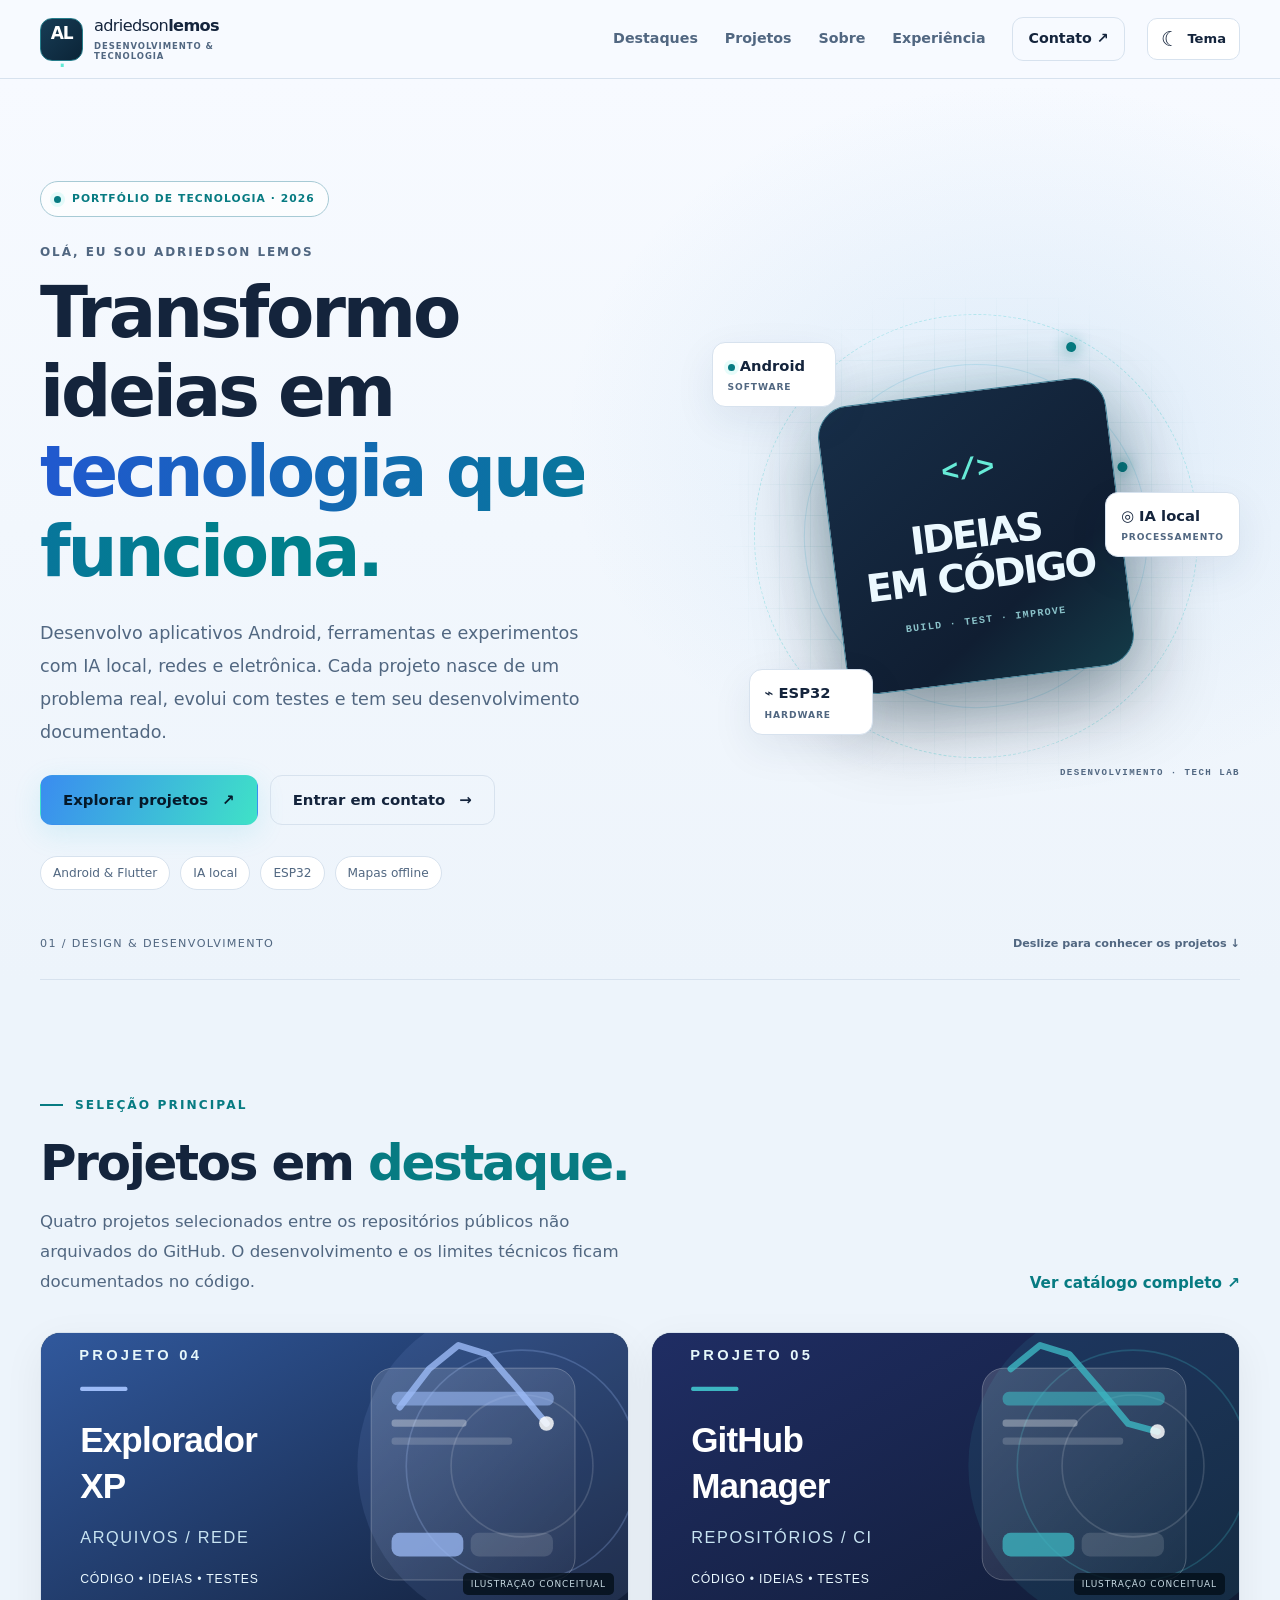
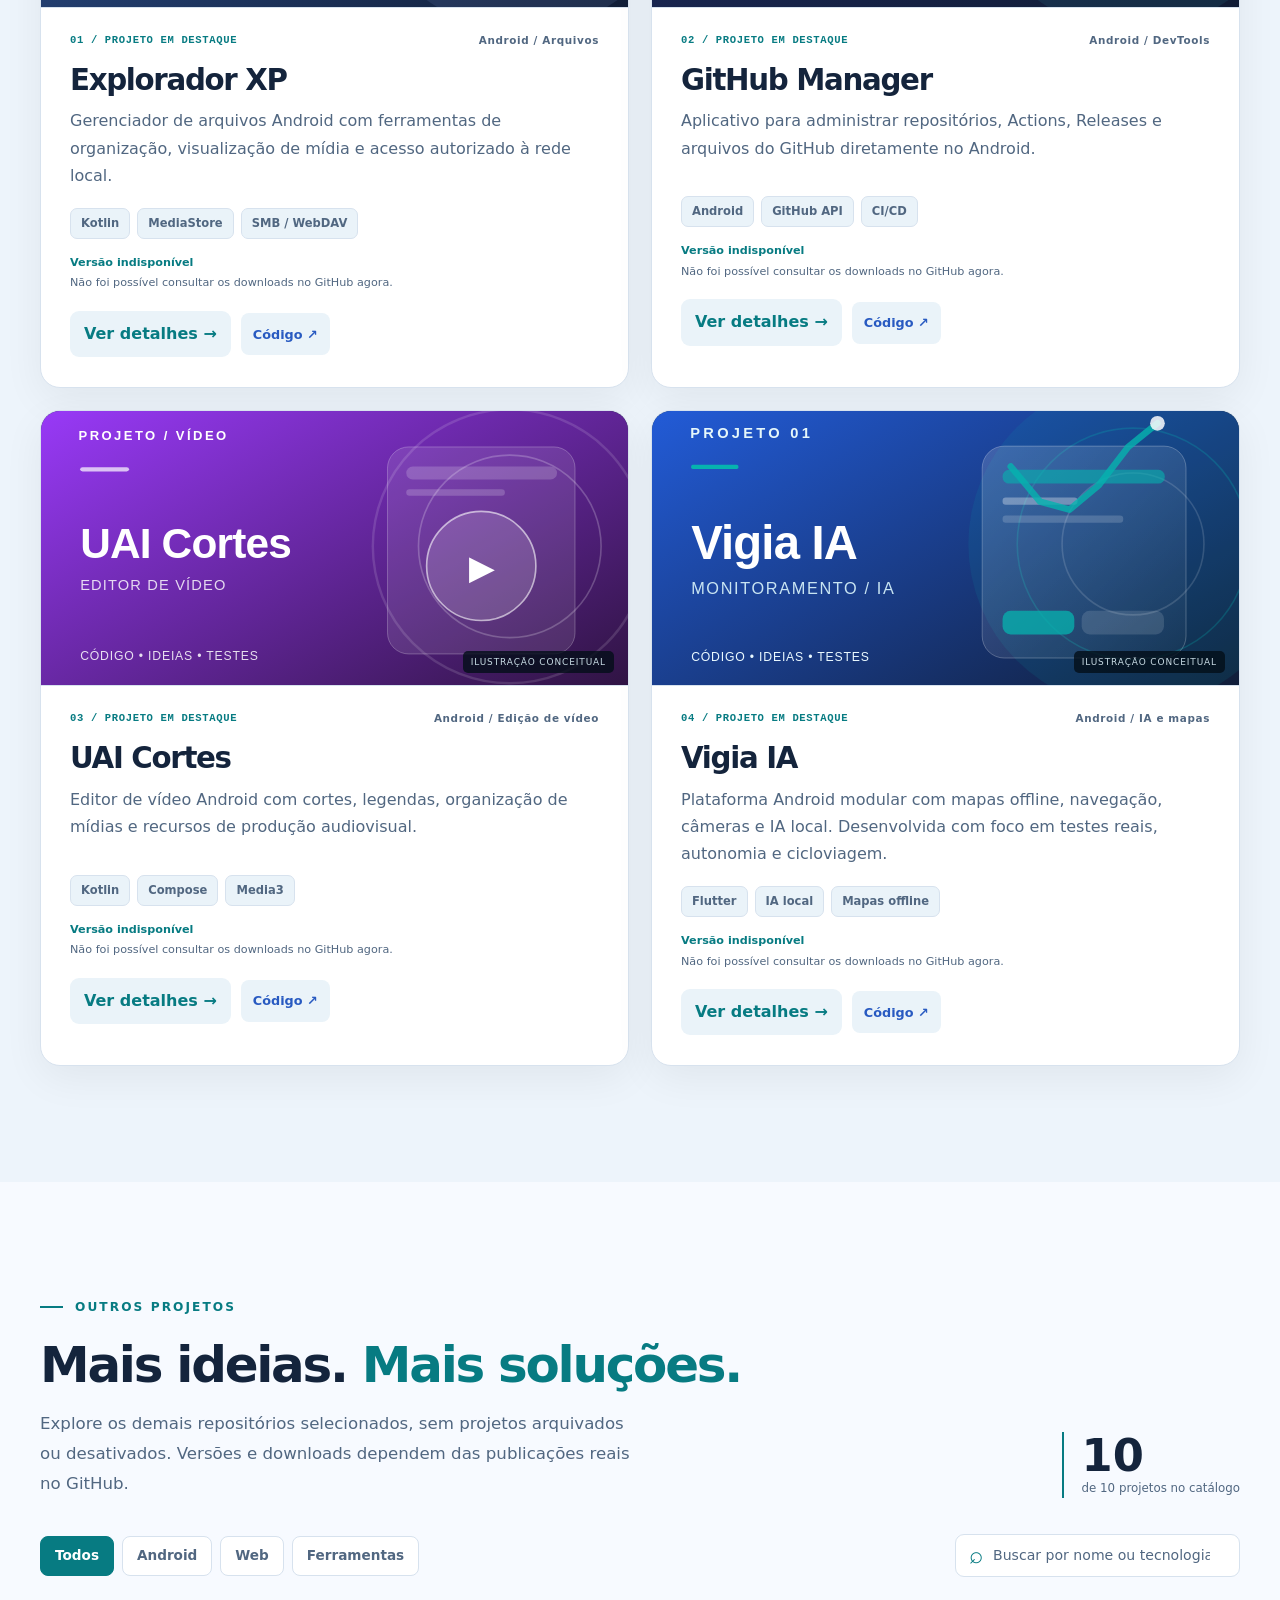
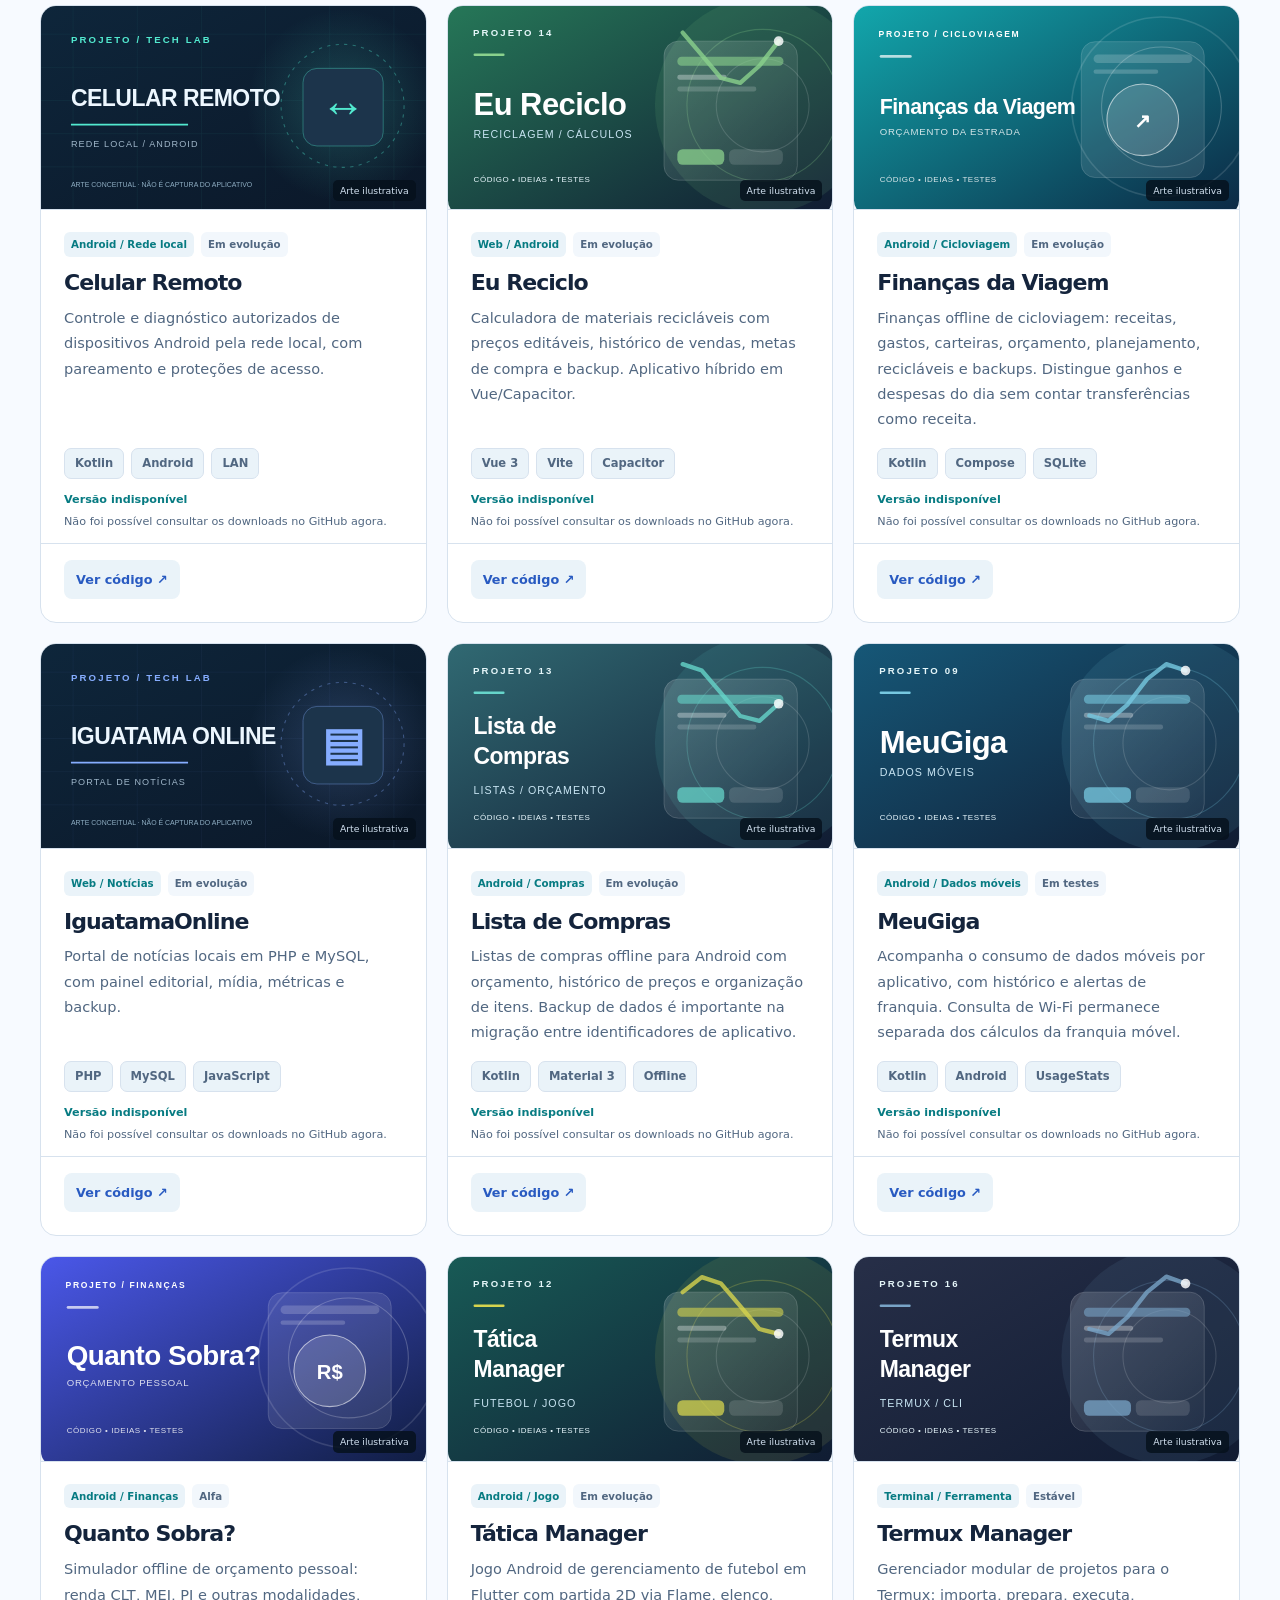
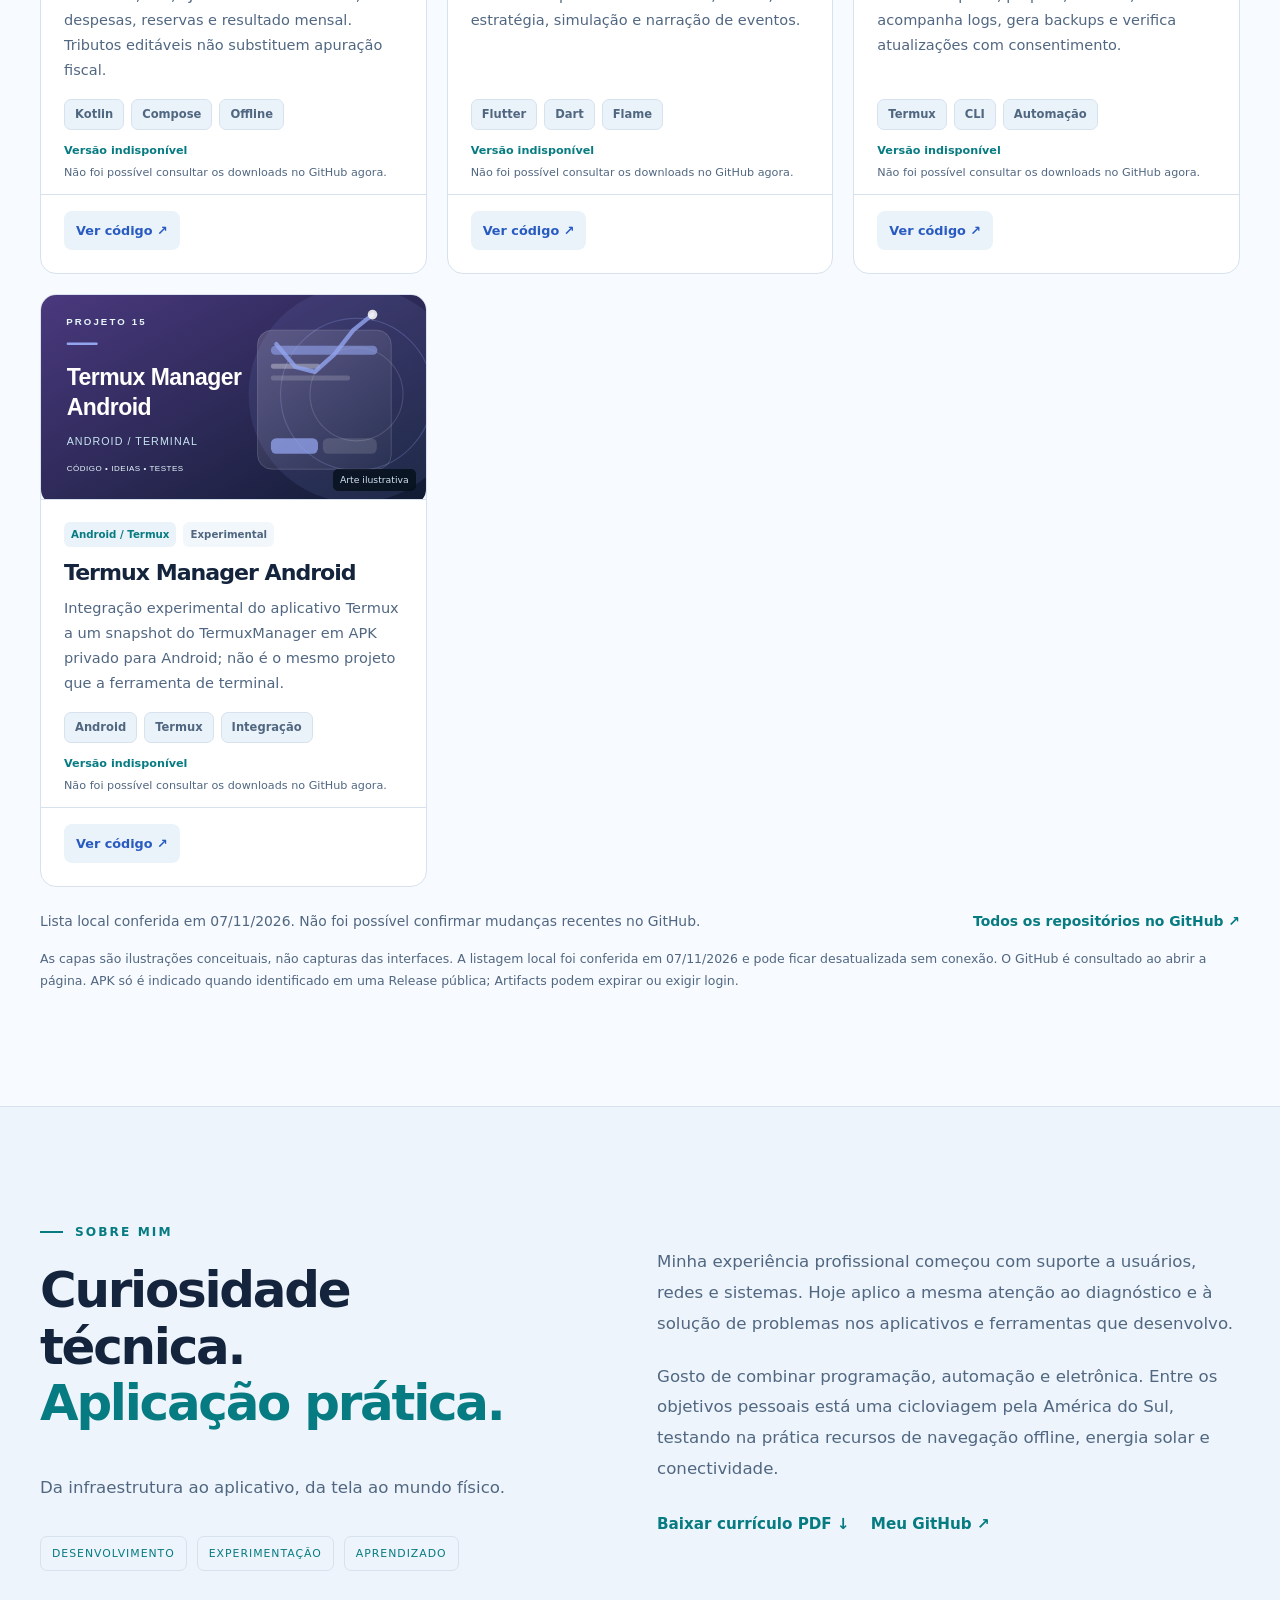
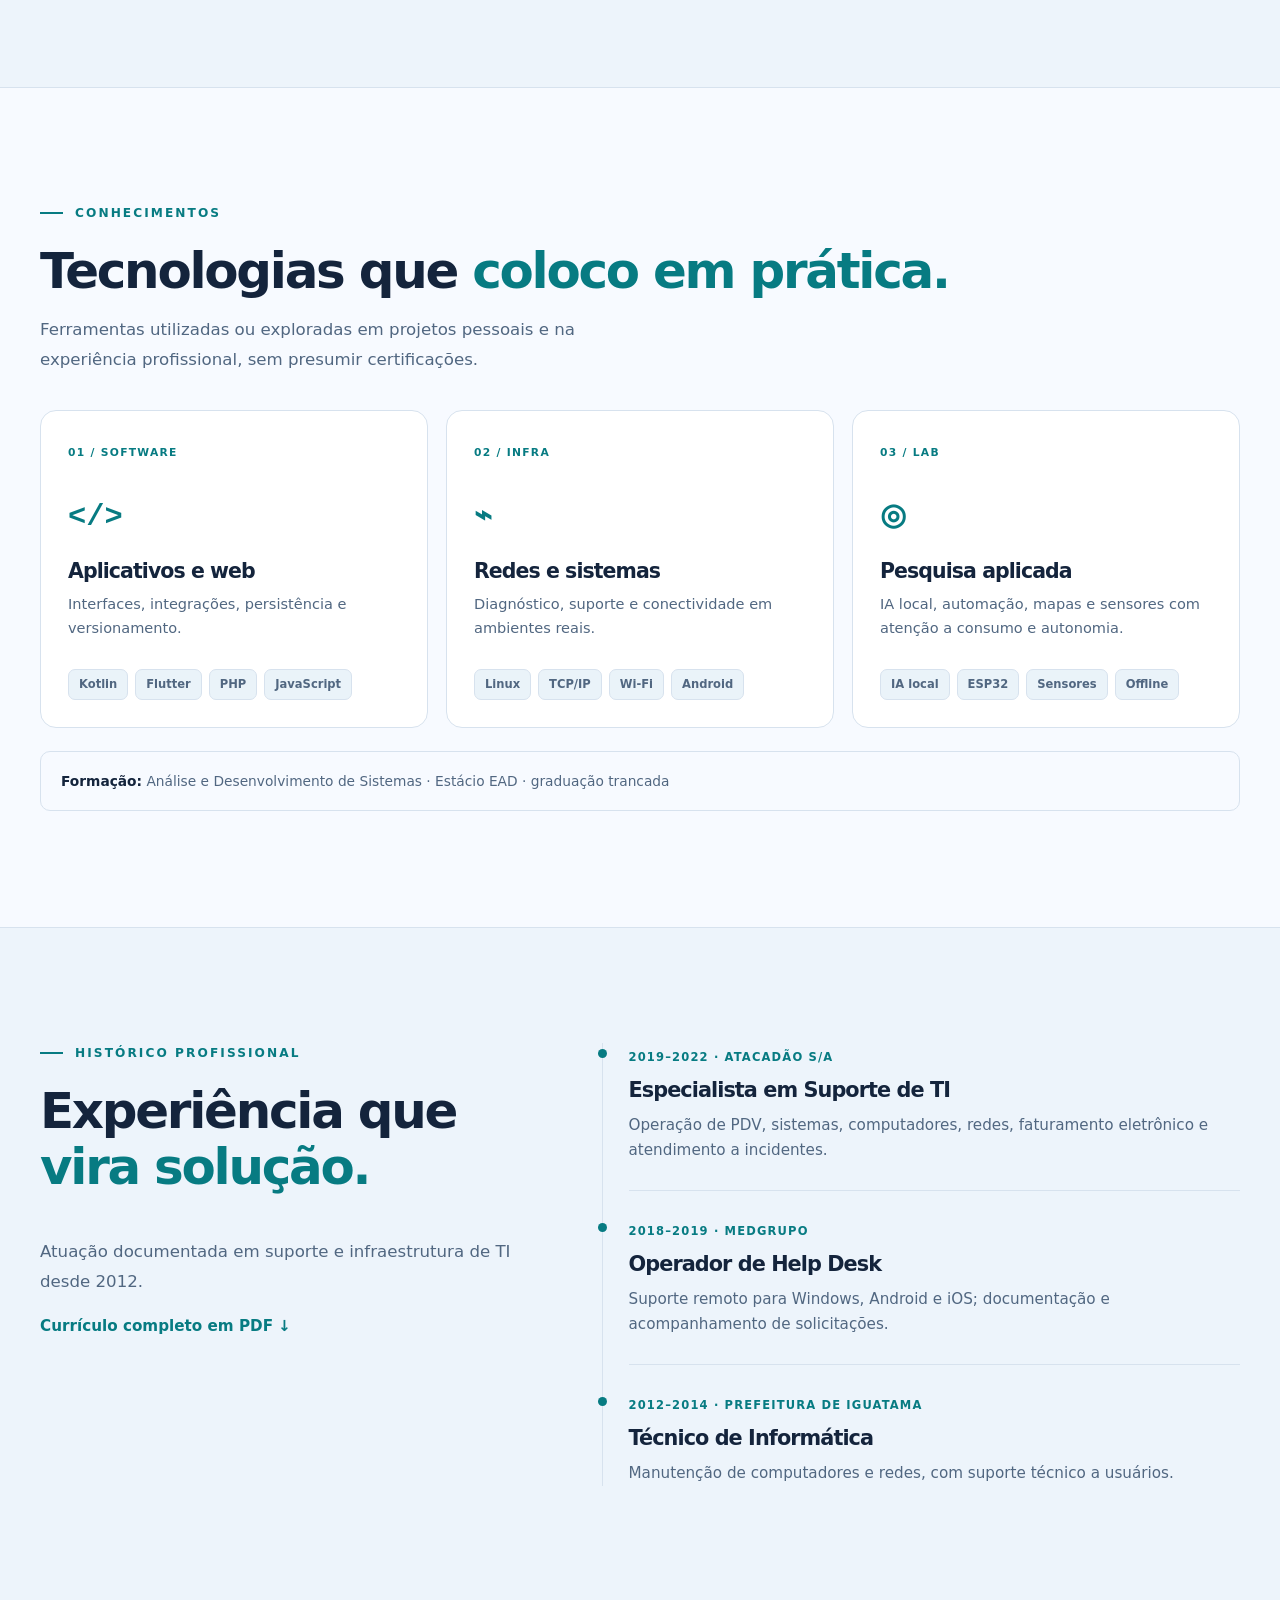
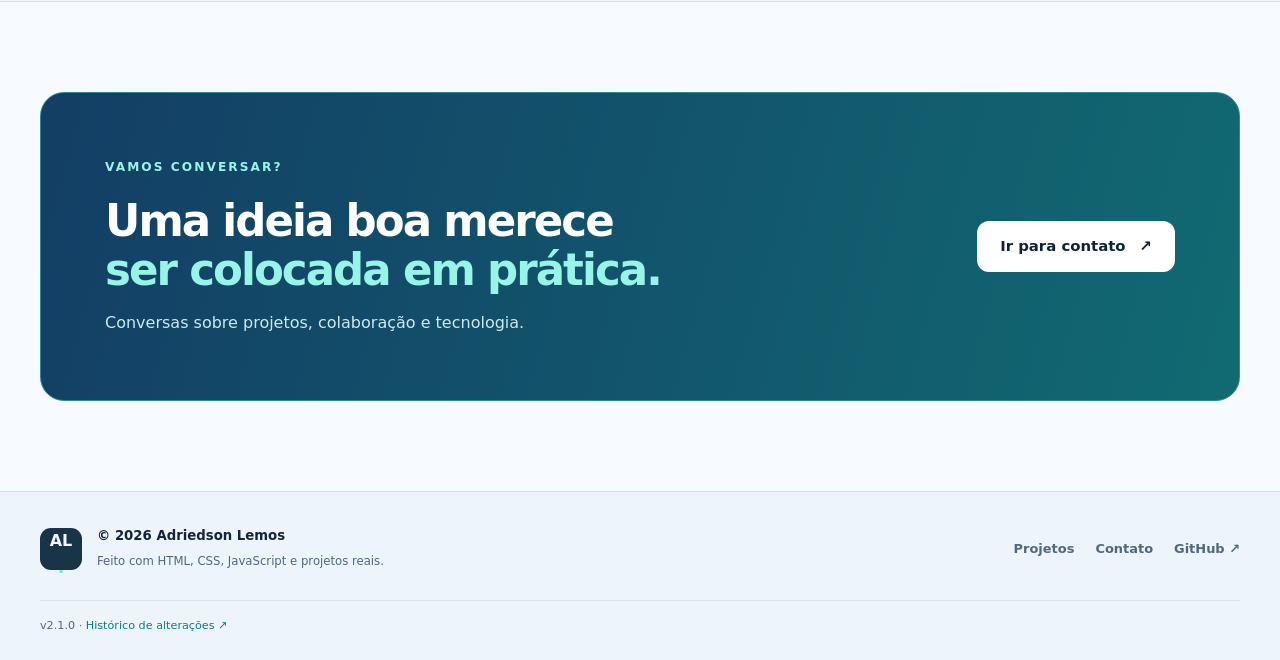
<file: index.html>
<!doctype html>
<html lang="pt-BR" data-theme="light">
<head>
  <meta charset="utf-8">
  <meta name="viewport" content="width=device-width, initial-scale=1">
  <meta name="theme-color" content="#f7faff">
  <meta name="color-scheme" content="light dark">
  <meta name="application-version" content="2.1.0">
  <link rel="icon" href="./favicon.svg" type="image/svg+xml">
  <script>
    try { if (localStorage.getItem('adriedson-theme-v21') === 'dark') { document.documentElement.dataset.theme = 'dark'; document.querySelector('meta[name="theme-color"]')?.setAttribute('content', '#080f1d'); } }
    catch (_) { /* armazenamento opcional */ }
  </script>
  <link rel="stylesheet" href="./styles.css">
  <title>Adriedson Lemos | Aplicativos, tecnologia e projetos</title>
  <meta name="description" content="Conheça os aplicativos e projetos de Adriedson Lemos: desenvolvimento Android, ferramentas, IA local, mapas offline e tecnologia aplicada.">
  <link rel="canonical" href="https://adriedsonlemos.vercel.app/">
  <meta property="og:locale" content="pt_BR"><meta property="og:type" content="website">
  <meta property="og:url" content="https://adriedsonlemos.vercel.app/">
  <meta property="og:title" content="Adriedson Lemos | Tecnologia &amp; Projetos">
  <meta property="og:description" content="Aplicativos e experimentos reais em Android, IA, mapas e tecnologia.">
  <meta property="og:image" content="https://adriedsonlemos.vercel.app/og-image.png">
  <meta name="twitter:card" content="summary_large_image">
  <script type="application/ld+json">{"@context":"https://schema.org","@type":"Person","name":"Adriedson Lemos","url":"https://adriedsonlemos.vercel.app/","sameAs":["https://github.com/drilemoz","https://www.linkedin.com/in/adriedsonlemos"],"knowsAbout":["Android","Kotlin","Flutter","ESP32","IA local","Redes","Mapas offline"]}</script>
  <script type="module" src="./app.js"></script>
</head>
<body>
  <a class="skip" href="#conteudo">Pular para o conteúdo</a>
  <header class="header">
    <div class="container header-inner">
      <a class="brand" href="./index.html#inicio" aria-label="Adriedson Lemos, início"><span class="brand-logo">AL<span>.</span></span><span class="brand-title">adriedson<strong>lemos</strong><small>DESENVOLVIMENTO &amp; TECNOLOGIA</small></span></a>
      <nav id="nav" class="nav" aria-label="Navegação principal">
        <a href="./index.html#destaques">Destaques</a>
        <a href="./index.html#projetos">Projetos</a>
        <a href="./index.html#sobre">Sobre</a>
        <a href="./index.html#experiencia">Experiência</a>
        <a href="./contato.html" class="nav-contact">Contato <span aria-hidden="true">↗</span></a>
      </nav>
      <div class="header-actions">
        <button id="theme-toggle" class="icon-btn theme-toggle" type="button" aria-label="Ativar modo escuro"><span class="theme-icon" aria-hidden="true">☾</span><span class="theme-text">Tema</span></button>
        <button id="menu-toggle" class="icon-btn menu-toggle" type="button" aria-expanded="false" aria-controls="nav" aria-label="Abrir menu">☰</button>
      </div>
    </div>
  </header>
  <main id="conteudo">
    <section class="hero" id="inicio">
      <div class="container hero-layout">
        <div class="hero-content">
          <div class="eyebrow"><span class="eyebrow-dot"></span> PORTFÓLIO DE TECNOLOGIA · 2026</div>
          <p class="hero-pretitle">OLÁ, EU SOU ADRIEDSON LEMOS</p>
          <h1>Transformo ideias em <span class="gradient-text">tecnologia que funciona.</span></h1>
          <p class="hero-description">Desenvolvo aplicativos Android, ferramentas e experimentos com IA local, redes e eletrônica. Cada projeto nasce de um problema real, evolui com testes e tem seu desenvolvimento documentado.</p>
          <div class="hero-actions"><a class="btn btn-primary" href="#destaques">Explorar projetos <span aria-hidden="true">↗</span></a><a class="btn btn-outline" href="./contato.html">Entrar em contato <span aria-hidden="true">→</span></a></div>
          <div class="hero-pills"><span>Android &amp; Flutter</span><span>IA local</span><span>ESP32</span><span>Mapas offline</span></div>
        </div>
        <div class="hero-visual" aria-hidden="true">
          <div class="visual-grid"></div>
          <div class="visual-ring ring-one"></div><div class="visual-ring ring-two"></div>
          <div class="visual-center"><span class="visual-center-icon">&lt;/&gt;</span><strong>IDEIAS<br>EM CÓDIGO</strong><small>BUILD · TEST · IMPROVE</small></div>
          <div class="visual-chip chip-top"><span class="chip-dot"></span> Android <small>SOFTWARE</small></div>
          <div class="visual-chip chip-right">◎ IA local <small>PROCESSAMENTO</small></div>
          <div class="visual-chip chip-bottom">⌁ ESP32 <small>HARDWARE</small></div>
          <div class="visual-coordinate">DESENVOLVIMENTO · TECH LAB</div>
        </div>
      </div>
      <div class="container hero-bottom"><span>01 / DESIGN &amp; DESENVOLVIMENTO</span><a href="#destaques">Deslize para conhecer os projetos ↓</a></div>
    </section>

    <section id="destaques" class="section featured-section" aria-labelledby="destaques-title">
      <div class="container">
        <div class="section-heading"><div><p class="kicker"><span class="small-line"></span> SELEÇÃO PRINCIPAL</p><h2 id="destaques-title">Projetos em <span class="accent">destaque.</span></h2><p class="section-lead">Quatro projetos selecionados entre os repositórios públicos não arquivados do GitHub. O desenvolvimento e os limites técnicos ficam documentados no código.</p></div><a class="section-link" href="#projetos">Ver catálogo completo ↗</a></div>
        <div id="featured" class="featured-grid" aria-live="polite"></div>
        <noscript><p class="notice">Ative o JavaScript para visualizar a seleção atualizada de projetos.</p></noscript>
      </div>
    </section>

    <section class="section catalog-section" id="projetos" aria-labelledby="projetos-title">
      <div class="container">
        <div class="section-heading catalog-heading"><div><p class="kicker"><span class="small-line"></span> OUTROS PROJETOS</p><h2 id="projetos-title">Mais ideias. <span class="accent">Mais soluções.</span></h2><p class="section-lead">Explore os demais repositórios selecionados, sem projetos arquivados ou desativados. Versões e downloads dependem das publicações reais no GitHub.</p></div><div class="catalog-counter"><strong id="total">0</strong><span id="catalog-count-label">de 10 projetos no catálogo</span></div></div>
        <div class="controls"><div class="filters" role="group" aria-label="Filtrar projetos"><button type="button" class="filter active" data-filter="todos" aria-pressed="true">Todos</button><button type="button" class="filter" data-filter="android" aria-pressed="false">Android</button><button type="button" class="filter" data-filter="web" aria-pressed="false">Web</button><button type="button" class="filter" data-filter="ferramentas" aria-pressed="false">Ferramentas</button></div><label class="search"><span aria-hidden="true">⌕</span><span class="sr-only">Pesquisar projeto</span><input type="search" id="search" placeholder="Buscar por nome ou tecnologia" autocomplete="off"></label></div>
        <div id="projects" class="project-grid" aria-live="polite" aria-busy="true"></div>
        <p id="empty" class="empty" hidden>Nenhum projeto corresponde à sua busca.</p>
        <div class="catalog-bottom"><p id="github-status" role="status">Consultando repositórios públicos...</p><a data-profile href="https://github.com/drilemoz" target="_blank" rel="noopener noreferrer">Todos os repositórios no GitHub ↗</a></div>
        <p class="notice">As capas são ilustrações conceituais, não capturas das interfaces. A listagem local foi conferida em 07/11/2026 e pode ficar desatualizada sem conexão. O GitHub é consultado ao abrir a página. APK só é indicado quando identificado em uma Release pública; Artifacts podem expirar ou exigir login.</p>
      </div>
    </section>

    <section class="section about-section" id="sobre" aria-labelledby="sobre-title"><div class="container about-layout"><div><p class="kicker"><span class="small-line"></span> SOBRE MIM</p><h2 id="sobre-title">Curiosidade técnica.<br><span class="accent">Aplicação prática.</span></h2><p class="section-lead">Da infraestrutura ao aplicativo, da tela ao mundo físico.</p><div class="about-marks"><span>DESENVOLVIMENTO</span><span>EXPERIMENTAÇÃO</span><span>APRENDIZADO</span></div></div><div class="about-copy"><p>Minha experiência profissional começou com suporte a usuários, redes e sistemas. Hoje aplico a mesma atenção ao diagnóstico e à solução de problemas nos aplicativos e ferramentas que desenvolvo.</p><p>Gosto de combinar programação, automação e eletrônica. Entre os objetivos pessoais está uma cicloviagem pela América do Sul, testando na prática recursos de navegação offline, energia solar e conectividade.</p><div class="about-links"><a class="text-link" href="./assets/docs/curriculo-adriedson-lemos.pdf" download="Curriculo-Adriedson-Lemos.pdf">Baixar currículo PDF ↓</a><a data-profile class="text-link" href="https://github.com/drilemoz" target="_blank" rel="noopener noreferrer">Meu GitHub ↗</a></div></div></div></section>

    <section class="section expertise-section" id="habilidades" aria-labelledby="habilidades-title"><div class="container"><div class="section-heading"><div><p class="kicker"><span class="small-line"></span> CONHECIMENTOS</p><h2 id="habilidades-title">Tecnologias que <span class="accent">coloco em prática.</span></h2><p class="section-lead">Ferramentas utilizadas ou exploradas em projetos pessoais e na experiência profissional, sem presumir certificações.</p></div></div><div class="expertise-grid"><article class="expertise-card"><span class="expertise-number">01 / SOFTWARE</span><div class="expertise-icon">&lt;/&gt;</div><h3>Aplicativos e web</h3><p>Interfaces, integrações, persistência e versionamento.</p><div class="tech-tags"><span>Kotlin</span><span>Flutter</span><span>PHP</span><span>JavaScript</span></div></article><article class="expertise-card"><span class="expertise-number">02 / INFRA</span><div class="expertise-icon">⌁</div><h3>Redes e sistemas</h3><p>Diagnóstico, suporte e conectividade em ambientes reais.</p><div class="tech-tags"><span>Linux</span><span>TCP/IP</span><span>Wi-Fi</span><span>Android</span></div></article><article class="expertise-card"><span class="expertise-number">03 / LAB</span><div class="expertise-icon">◎</div><h3>Pesquisa aplicada</h3><p>IA local, automação, mapas e sensores com atenção a consumo e autonomia.</p><div class="tech-tags"><span>IA local</span><span>ESP32</span><span>Sensores</span><span>Offline</span></div></article></div><div class="education-note"><strong>Formação:</strong> Análise e Desenvolvimento de Sistemas · Estácio EAD · graduação trancada</div></div></section>

    <section class="section career-section" id="experiencia" aria-labelledby="experiencia-title"><div class="container career-layout"><div><p class="kicker"><span class="small-line"></span> HISTÓRICO PROFISSIONAL</p><h2 id="experiencia-title">Experiência que <span class="accent">vira solução.</span></h2><p class="section-lead">Atuação documentada em suporte e infraestrutura de TI desde 2012.</p><a class="text-link" href="./assets/docs/curriculo-adriedson-lemos.pdf" download="Curriculo-Adriedson-Lemos.pdf">Currículo completo em PDF ↓</a></div><div class="career-list"><article class="career-entry"><span>2019–2022 · ATACADÃO S/A</span><h3>Especialista em Suporte de TI</h3><p>Operação de PDV, sistemas, computadores, redes, faturamento eletrônico e atendimento a incidentes.</p></article><article class="career-entry"><span>2018–2019 · MEDGRUPO</span><h3>Operador de Help Desk</h3><p>Suporte remoto para Windows, Android e iOS; documentação e acompanhamento de solicitações.</p></article><article class="career-entry"><span>2012–2014 · PREFEITURA DE IGUATAMA</span><h3>Técnico de Informática</h3><p>Manutenção de computadores e redes, com suporte técnico a usuários.</p></article></div></div></section>

    <section class="contact-banner-section"><div class="container"><div class="contact-banner"><div><p class="kicker">VAMOS CONVERSAR?</p><h2>Uma ideia boa merece<br><span>ser colocada em prática.</span></h2><p>Conversas sobre projetos, colaboração e tecnologia.</p></div><a class="btn btn-white" href="./contato.html">Ir para contato <span aria-hidden="true">↗</span></a></div></div></section>
  </main>
  <footer class="footer">
    <div class="container footer-inner">
      <div class="footer-left"><a class="footer-brand" href="./index.html#inicio">AL<span>.</span></a><div><p>© <span id="year">2026</span> Adriedson Lemos</p><small>Feito com HTML, CSS, JavaScript e projetos reais.</small></div></div>
      <div class="footer-right"><a href="./index.html#projetos">Projetos</a><a href="./contato.html">Contato</a><a data-profile href="https://github.com/drilemoz" target="_blank" rel="noopener noreferrer">GitHub ↗</a></div>
      <p class="footer-version">v2.1.0 · <a href="https://github.com/drilemoz/adriedsonlemos/blob/main/CHANGELOG.md" target="_blank" rel="noopener noreferrer">Histórico de alterações ↗</a></p>
    </div>
  </footer>
</body></html>
</file>
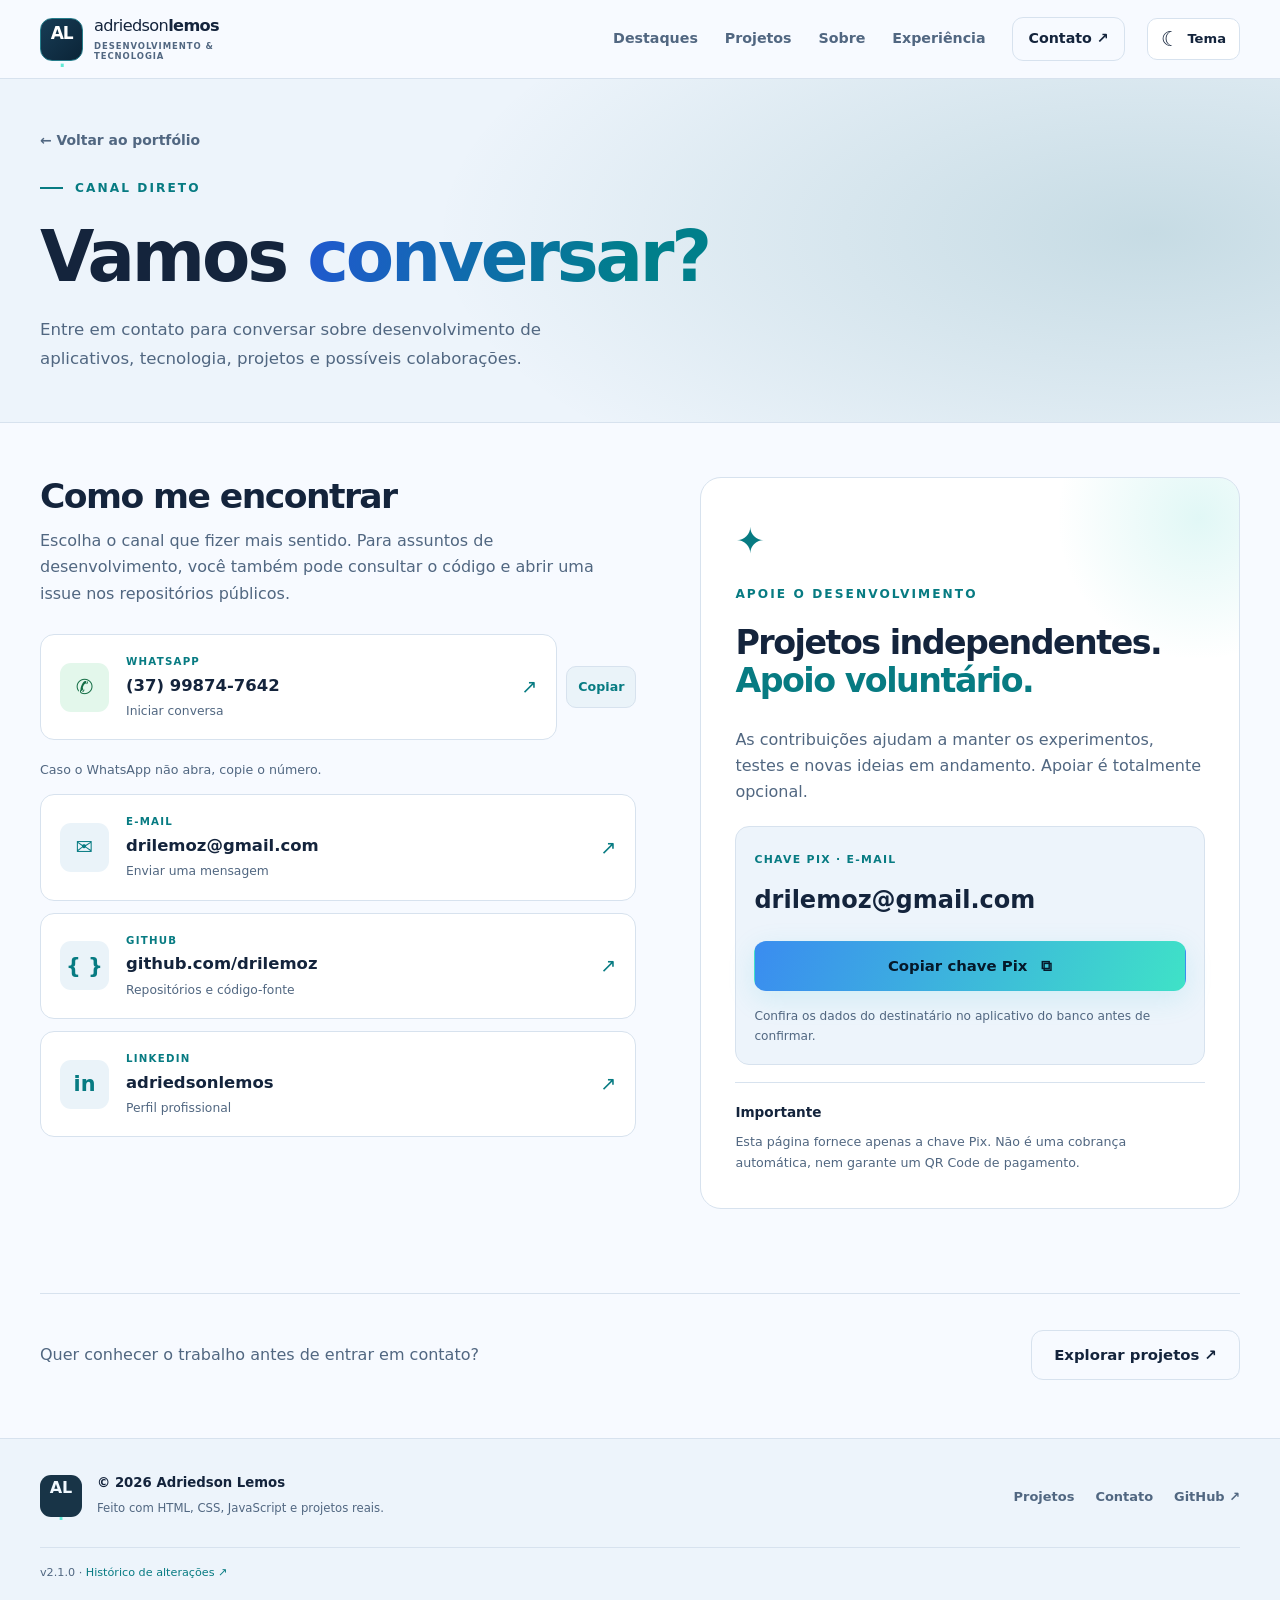
<file: contato.html>
<!doctype html>
<html lang="pt-BR" data-theme="light">
<head>
  <meta charset="utf-8">
  <meta name="viewport" content="width=device-width, initial-scale=1">
  <meta name="theme-color" content="#f7faff">
  <meta name="color-scheme" content="light dark">
  <meta name="application-version" content="2.1.0">
  <link rel="icon" href="./favicon.svg" type="image/svg+xml">
  <script>
    try { if (localStorage.getItem('adriedson-theme-v21') === 'dark') { document.documentElement.dataset.theme = 'dark'; document.querySelector('meta[name="theme-color"]')?.setAttribute('content', '#080f1d'); } }
    catch (_) { /* armazenamento opcional */ }
  </script>
  <link rel="stylesheet" href="./styles.css">
  <title>Contato | Adriedson Lemos</title>
  <meta name="description" content="Fale com Adriedson Lemos pelo WhatsApp, e-mail ou LinkedIn. Acesse o GitHub e saiba como apoiar os projetos via Pix.">
  <link rel="canonical" href="https://adriedsonlemos.vercel.app/contato.html">
  <meta property="og:type" content="website"><meta property="og:locale" content="pt_BR">
  <meta property="og:url" content="https://adriedsonlemos.vercel.app/contato.html">
  <meta property="og:title" content="Contato | Adriedson Lemos">
  <meta property="og:description" content="WhatsApp, e-mail, GitHub, LinkedIn e apoio via Pix.">
  <meta property="og:image" content="https://adriedsonlemos.vercel.app/og-image.png">
  <script type="module" src="./contato.js"></script>
</head>
<body>
  <a class="skip" href="#conteudo">Pular para o conteúdo</a>
  <header class="header">
    <div class="container header-inner">
      <a class="brand" href="./index.html#inicio" aria-label="Adriedson Lemos, início"><span class="brand-logo">AL<span>.</span></span><span class="brand-title">adriedson<strong>lemos</strong><small>DESENVOLVIMENTO &amp; TECNOLOGIA</small></span></a>
      <nav id="nav" class="nav" aria-label="Navegação principal">
        <a href="./index.html#destaques">Destaques</a>
        <a href="./index.html#projetos">Projetos</a>
        <a href="./index.html#sobre">Sobre</a>
        <a href="./index.html#experiencia">Experiência</a>
        <a href="./contato.html" class="nav-contact">Contato <span aria-hidden="true">↗</span></a>
      </nav>
      <div class="header-actions">
        <button id="theme-toggle" class="icon-btn theme-toggle" type="button" aria-label="Ativar modo escuro"><span class="theme-icon" aria-hidden="true">☾</span><span class="theme-text">Tema</span></button>
        <button id="menu-toggle" class="icon-btn menu-toggle" type="button" aria-expanded="false" aria-controls="nav" aria-label="Abrir menu">☰</button>
      </div>
    </div>
  </header>
  <main id="conteudo">
    <section class="contact-hero"><div class="container"><a class="breadcrumb" href="./index.html">← Voltar ao portfólio</a><p class="kicker"><span class="small-line"></span> CANAL DIRETO</p><h1>Vamos <span class="gradient-text">conversar?</span></h1><p class="section-lead">Entre em contato para conversar sobre desenvolvimento de aplicativos, tecnologia, projetos e possíveis colaborações.</p></div></section>
    <section class="contact-page-section"><div class="container contact-page-grid"><div class="contact-options"><h2>Como me encontrar</h2><p>Escolha o canal que fizer mais sentido. Para assuntos de desenvolvimento, você também pode consultar o código e abrir uma issue nos repositórios públicos.</p><div class="contact-ways">
      <div class="contact-way-group"><a class="contact-way whatsapp-way" href="https://wa.me/5537998747642" target="_blank" rel="noopener noreferrer"><span class="way-icon">✆</span><span class="way-details"><small>WHATSAPP</small><strong id="whatsapp-number">(37) 99874-7642</strong><em>Iniciar conversa</em></span><span class="way-arrow">↗</span></a><button class="contact-copy" id="copy-whatsapp" type="button" aria-describedby="whatsapp-feedback">Copiar</button></div>
      <p id="whatsapp-feedback" class="copy-feedback" role="status" aria-live="polite">Caso o WhatsApp não abra, copie o número.</p>
      <a class="contact-way" href="mailto:drilemoz@gmail.com"><span class="way-icon">✉</span><span class="way-details"><small>E-MAIL</small><strong>drilemoz@gmail.com</strong><em>Enviar uma mensagem</em></span><span class="way-arrow">↗</span></a>
      <a class="contact-way" href="https://github.com/drilemoz" target="_blank" rel="noopener noreferrer"><span class="way-icon">{ }</span><span class="way-details"><small>GITHUB</small><strong>github.com/drilemoz</strong><em>Repositórios e código-fonte</em></span><span class="way-arrow">↗</span></a>
      <a class="contact-way" href="https://www.linkedin.com/in/adriedsonlemos" target="_blank" rel="noopener noreferrer"><span class="way-icon">in</span><span class="way-details"><small>LINKEDIN</small><strong>adriedsonlemos</strong><em>Perfil profissional</em></span><span class="way-arrow">↗</span></a>
    </div></div><aside class="support-panel"><div class="support-symbol" aria-hidden="true">✦</div><p class="kicker">APOIE O DESENVOLVIMENTO</p><h2>Projetos independentes.<br><span class="accent">Apoio voluntário.</span></h2><p>As contribuições ajudam a manter os experimentos, testes e novas ideias em andamento. Apoiar é totalmente opcional.</p><div class="pix-card"><small>CHAVE PIX · E-MAIL</small><div class="pix-value" id="pix-key">drilemoz@gmail.com</div><button id="copy-pix" class="btn btn-primary" type="button" aria-describedby="pix-feedback">Copiar chave Pix <span aria-hidden="true">⧉</span></button><p id="pix-feedback" class="copy-feedback" role="status" aria-live="polite">Confira os dados do destinatário no aplicativo do banco antes de confirmar.</p></div><div class="support-tip"><strong>Importante</strong><p>Esta página fornece apenas a chave Pix. Não é uma cobrança automática, nem garante um QR Code de pagamento.</p></div></aside></div></section>
    <section class="contact-back"><div class="container"><p>Quer conhecer o trabalho antes de entrar em contato?</p><a href="./index.html#destaques" class="btn btn-outline">Explorar projetos ↗</a></div></section>
  </main>
  <footer class="footer">
    <div class="container footer-inner">
      <div class="footer-left"><a class="footer-brand" href="./index.html#inicio">AL<span>.</span></a><div><p>© <span id="year">2026</span> Adriedson Lemos</p><small>Feito com HTML, CSS, JavaScript e projetos reais.</small></div></div>
      <div class="footer-right"><a href="./index.html#projetos">Projetos</a><a href="./contato.html">Contato</a><a data-profile href="https://github.com/drilemoz" target="_blank" rel="noopener noreferrer">GitHub ↗</a></div>
      <p class="footer-version">v2.1.0 · <a href="https://github.com/drilemoz/adriedsonlemos/blob/main/CHANGELOG.md" target="_blank" rel="noopener noreferrer">Histórico de alterações ↗</a></p>
    </div>
  </footer>
</body></html>
</file>
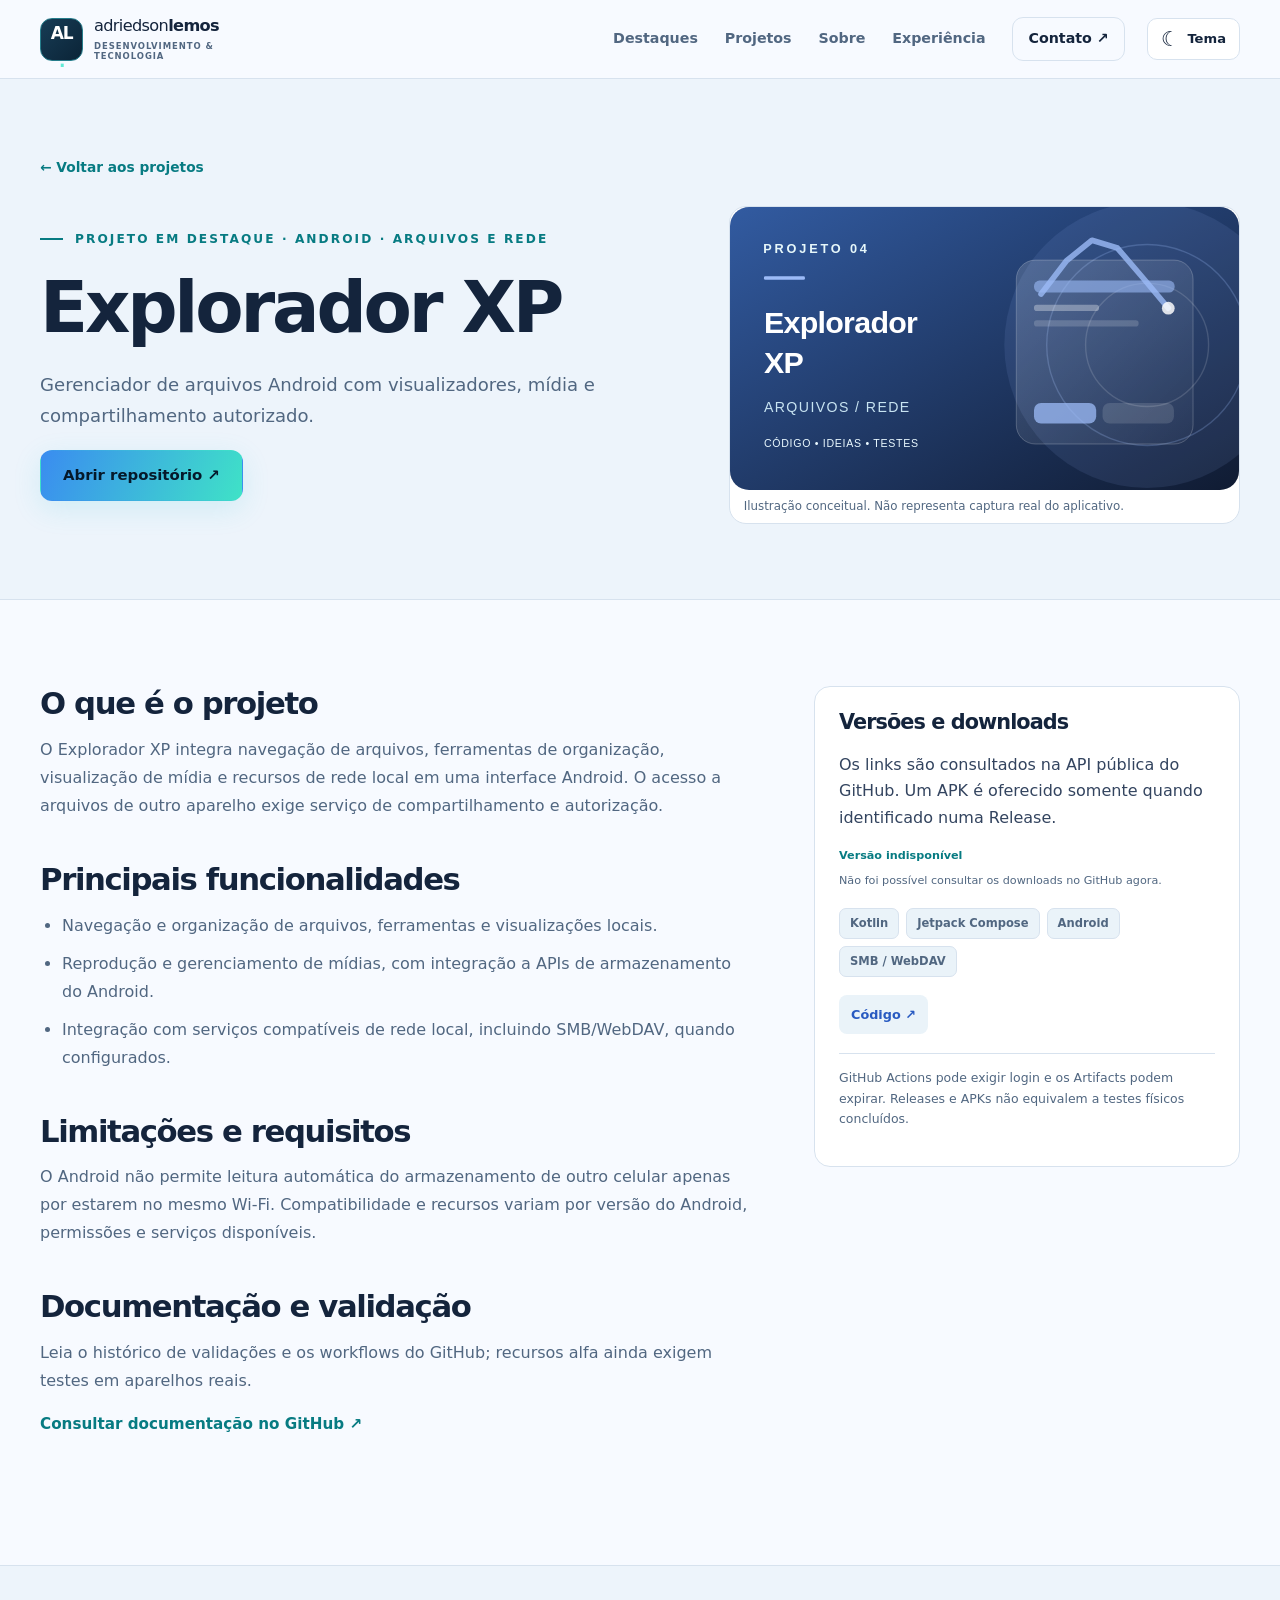
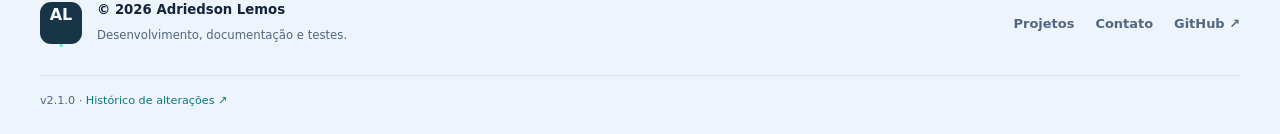
<file: projetos/explorador-xp.html>
<!doctype html>
<html lang="pt-BR" data-theme="light">
<head>
  <meta charset="utf-8">
  <meta name="viewport" content="width=device-width, initial-scale=1">
  <meta name="theme-color" content="#f7faff">
  <meta name="color-scheme" content="light dark">
  <meta name="application-version" content="2.1.0">
  <title>Explorador XP | Projetos de Adriedson Lemos</title>
  <meta name="description" content="Gerenciador de arquivos Android com visualizadores, mídia e compartilhamento autorizado. Conheça tecnologias, funcionalidades, limitações e acesso ao código no GitHub.">
  <link rel="canonical" href="https://adriedsonlemos.vercel.app/projetos/explorador-xp.html">
  <meta property="og:type" content="article"><meta property="og:locale" content="pt_BR">
  <meta property="og:title" content="Explorador XP | Adriedson Lemos">
  <meta property="og:description" content="Gerenciador de arquivos Android com visualizadores, mídia e compartilhamento autorizado.">
  <meta property="og:url" content="https://adriedsonlemos.vercel.app/projetos/explorador-xp.html">
  <meta property="og:image" content="https://adriedsonlemos.vercel.app/og-image.png">
  <link rel="icon" href="../favicon.svg" type="image/svg+xml">
  <script>
    try { if (localStorage.getItem('adriedson-theme-v21') === 'dark') { document.documentElement.dataset.theme = 'dark'; document.querySelector('meta[name="theme-color"]')?.setAttribute('content', '#080f1d'); } }
    catch (_) { /* armazenamento opcional */ }
  </script>
  <link rel="stylesheet" href="../styles.css">
  <script type="module" src="../detalhe.js"></script>
</head>
<body>
  <a class="skip" href="#conteudo">Pular para o conteúdo</a>
  <header class="header"><div class="container header-inner">
    <a class="brand" href="../index.html#inicio" aria-label="Adriedson Lemos, início"><span class="brand-logo">AL<span>.</span></span><span class="brand-title">adriedson<strong>lemos</strong><small>DESENVOLVIMENTO &amp; TECNOLOGIA</small></span></a>
    <nav id="nav" class="nav" aria-label="Navegação principal">
      <a href="../index.html#destaques">Destaques</a><a href="../index.html#projetos">Projetos</a><a href="../index.html#sobre">Sobre</a><a href="../index.html#experiencia">Experiência</a><a href="../contato.html" class="nav-contact">Contato ↗</a>
    </nav>
    <div class="header-actions"><button id="theme-toggle" class="icon-btn theme-toggle" type="button" aria-label="Ativar modo escuro"><span class="theme-icon" aria-hidden="true">☾</span><span class="theme-text">Tema</span></button><button id="menu-toggle" class="icon-btn menu-toggle" type="button" aria-expanded="false" aria-controls="nav" aria-label="Abrir menu">☰</button></div>
  </div></header>
  <main id="conteudo">
    <section class="detail-hero"><div class="container">
      <a href="../index.html#destaques" class="detail-breadcrumb">← Voltar aos projetos</a>
      <div class="detail-layout"><div>
        <p class="kicker"><span class="small-line"></span> PROJETO EM DESTAQUE · ANDROID · ARQUIVOS E REDE</p>
        <h1>Explorador XP</h1>
        <p class="detail-summary">Gerenciador de arquivos Android com visualizadores, mídia e compartilhamento autorizado.</p>
        <a class="btn btn-primary" href="https://github.com/drilemoz/Explorador-XP" target="_blank" rel="noopener noreferrer">Abrir repositório ↗</a>
      </div><figure class="detail-cover"><img src="../assets/projects/Explorador-XP.svg" width="720" height="400" alt="Arte ilustrativa do projeto Explorador XP, não é captura de tela" decoding="async"><figcaption>Ilustração conceitual. Não representa captura real do aplicativo.</figcaption></figure></div>
    </div></section>
    <section class="detail-content"><div class="container detail-columns"><div>
      <section class="detail-section"><h2>O que é o projeto</h2><p>O Explorador XP integra navegação de arquivos, ferramentas de organização, visualização de mídia e recursos de rede local em uma interface Android. O acesso a arquivos de outro aparelho exige serviço de compartilhamento e autorização.</p></section>
      <section class="detail-section"><h2>Principais funcionalidades</h2><ul class="detail-list">
              <li>Navegação e organização de arquivos, ferramentas e visualizações locais.</li>
              <li>Reprodução e gerenciamento de mídias, com integração a APIs de armazenamento do Android.</li>
              <li>Integração com serviços compatíveis de rede local, incluindo SMB/WebDAV, quando configurados.</li>
      </ul></section>
      <section class="detail-section"><h2>Limitações e requisitos</h2><p>O Android não permite leitura automática do armazenamento de outro celular apenas por estarem no mesmo Wi-Fi. Compatibilidade e recursos variam por versão do Android, permissões e serviços disponíveis.</p></section>
      <section class="detail-section"><h2>Documentação e validação</h2><p>Leia o histórico de validações e os workflows do GitHub; recursos alfa ainda exigem testes em aparelhos reais.</p><a class="text-link" href="https://github.com/drilemoz/Explorador-XP/blob/main/README.md" target="_blank" rel="noopener noreferrer">Consultar documentação no GitHub ↗</a></section>
    </div><aside>
      <article class="detail-panel" data-detail-card data-repo="Explorador-XP" data-title="Explorador XP" data-android="true">
        <h2>Versões e downloads</h2><p>Os links são consultados na API pública do GitHub. Um APK é oferecido somente quando identificado numa Release.</p>
        <div class="project-version">Versão: consultando GitHub...</div><div class="project-meta" role="status" aria-live="polite">Consultando versões públicas...</div>
        <div class="tech-tags"><span>Kotlin</span><span>Jetpack Compose</span><span>Android</span><span>SMB / WebDAV</span></div>
        <div class="detail-actions"><a class="project-link code" href="https://github.com/drilemoz/Explorador-XP" target="_blank" rel="noopener noreferrer">Código ↗</a><a class="project-link release" href="https://github.com/drilemoz/Explorador-XP/releases" target="_blank" rel="noopener noreferrer" hidden>Ver versões ↗</a></div>
        <p class="detail-footnote">GitHub Actions pode exigir login e os Artifacts podem expirar. Releases e APKs não equivalem a testes físicos concluídos.</p>
      </article>
    </aside></div></section>
  </main>
  <footer class="footer"><div class="container footer-inner"><div class="footer-left"><a class="footer-brand" href="../index.html#inicio">AL<span>.</span></a><div><p>© <span id="year">2026</span> Adriedson Lemos</p><small>Desenvolvimento, documentação e testes.</small></div></div><div class="footer-right"><a href="../index.html#projetos">Projetos</a><a href="../contato.html">Contato</a><a href="https://github.com/drilemoz" target="_blank" rel="noopener noreferrer">GitHub ↗</a></div><p class="footer-version">v2.1.0 · <a href="https://github.com/drilemoz/adriedsonlemos/blob/main/CHANGELOG.md" target="_blank" rel="noopener noreferrer">Histórico de alterações ↗</a></p></div></footer>
</body></html>
</file>
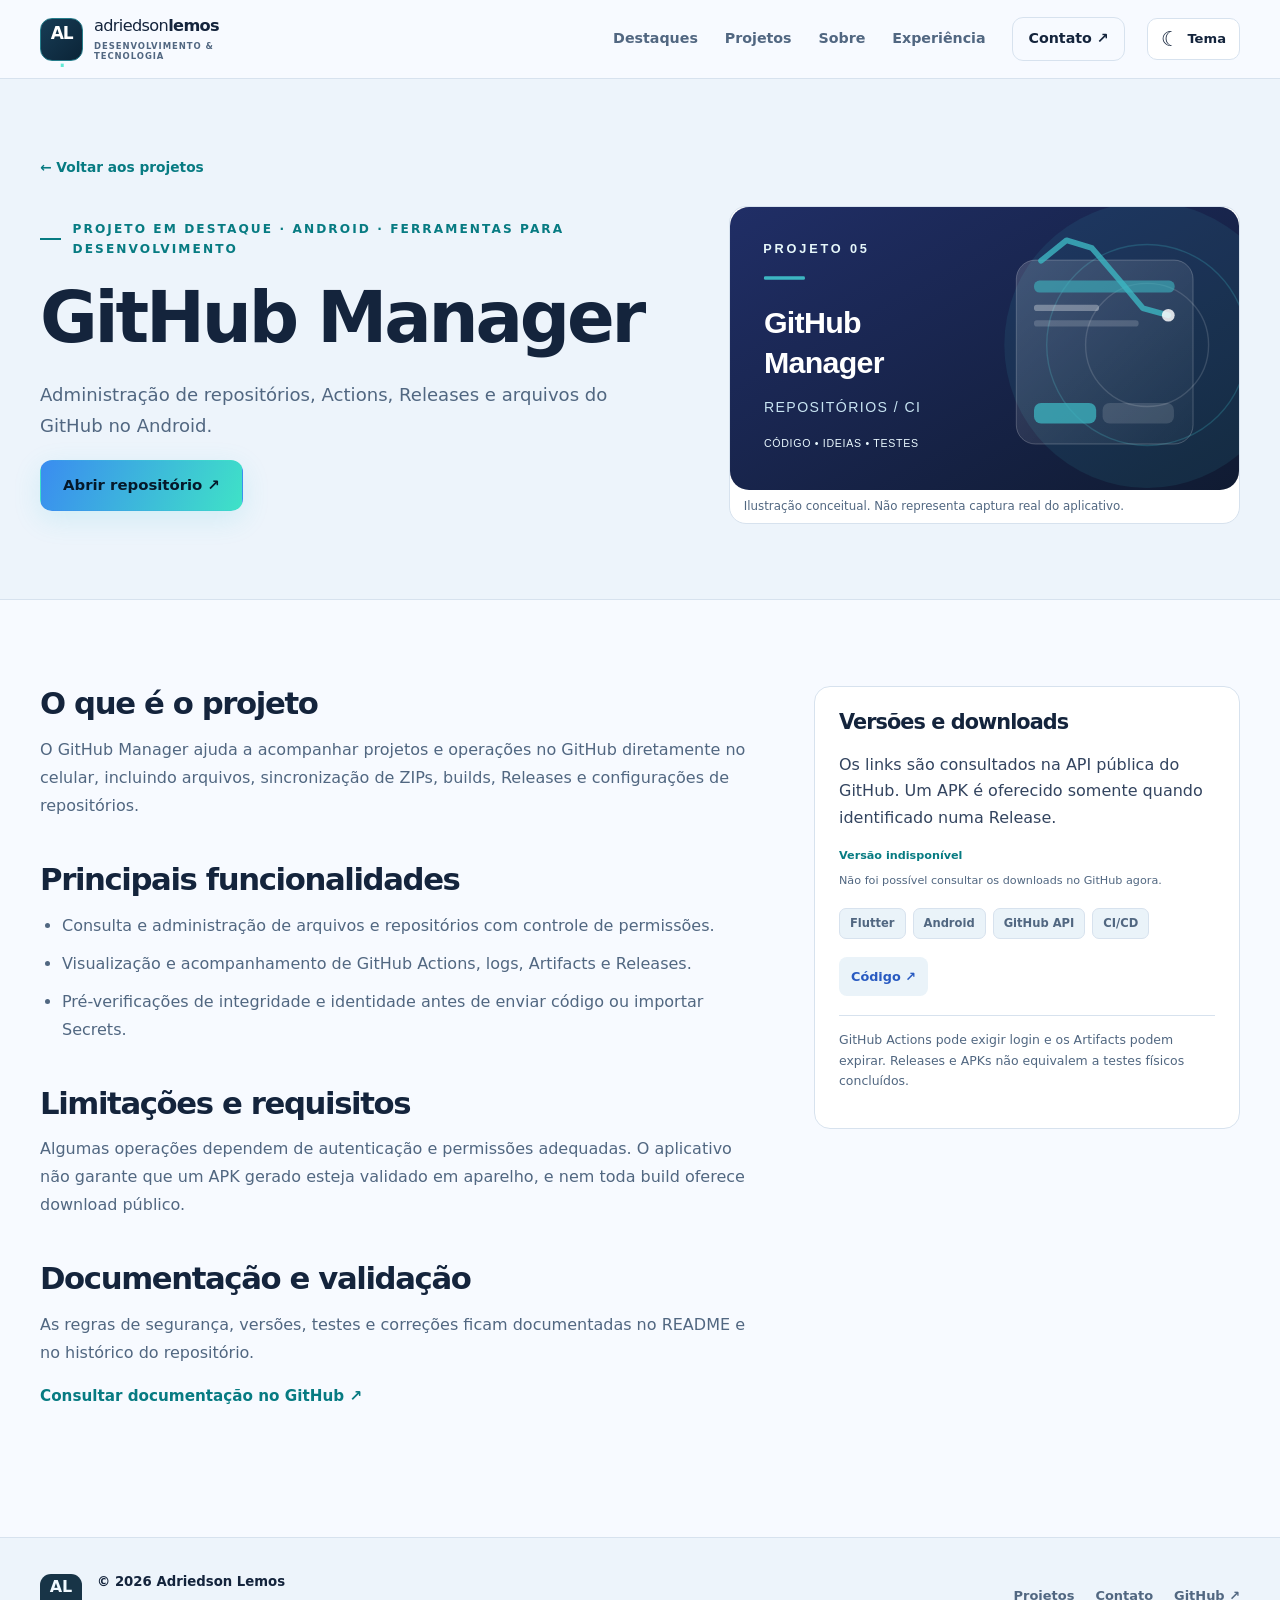
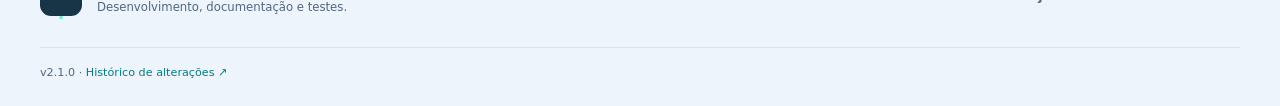
<file: projetos/github-manager.html>
<!doctype html>
<html lang="pt-BR" data-theme="light">
<head>
  <meta charset="utf-8">
  <meta name="viewport" content="width=device-width, initial-scale=1">
  <meta name="theme-color" content="#f7faff">
  <meta name="color-scheme" content="light dark">
  <meta name="application-version" content="2.1.0">
  <title>GitHub Manager | Projetos de Adriedson Lemos</title>
  <meta name="description" content="Administração de repositórios, Actions, Releases e arquivos do GitHub no Android. Conheça tecnologias, funcionalidades, limitações e acesso ao código no GitHub.">
  <link rel="canonical" href="https://adriedsonlemos.vercel.app/projetos/github-manager.html">
  <meta property="og:type" content="article"><meta property="og:locale" content="pt_BR">
  <meta property="og:title" content="GitHub Manager | Adriedson Lemos">
  <meta property="og:description" content="Administração de repositórios, Actions, Releases e arquivos do GitHub no Android.">
  <meta property="og:url" content="https://adriedsonlemos.vercel.app/projetos/github-manager.html">
  <meta property="og:image" content="https://adriedsonlemos.vercel.app/og-image.png">
  <link rel="icon" href="../favicon.svg" type="image/svg+xml">
  <script>
    try { if (localStorage.getItem('adriedson-theme-v21') === 'dark') { document.documentElement.dataset.theme = 'dark'; document.querySelector('meta[name="theme-color"]')?.setAttribute('content', '#080f1d'); } }
    catch (_) { /* armazenamento opcional */ }
  </script>
  <link rel="stylesheet" href="../styles.css">
  <script type="module" src="../detalhe.js"></script>
</head>
<body>
  <a class="skip" href="#conteudo">Pular para o conteúdo</a>
  <header class="header"><div class="container header-inner">
    <a class="brand" href="../index.html#inicio" aria-label="Adriedson Lemos, início"><span class="brand-logo">AL<span>.</span></span><span class="brand-title">adriedson<strong>lemos</strong><small>DESENVOLVIMENTO &amp; TECNOLOGIA</small></span></a>
    <nav id="nav" class="nav" aria-label="Navegação principal">
      <a href="../index.html#destaques">Destaques</a><a href="../index.html#projetos">Projetos</a><a href="../index.html#sobre">Sobre</a><a href="../index.html#experiencia">Experiência</a><a href="../contato.html" class="nav-contact">Contato ↗</a>
    </nav>
    <div class="header-actions"><button id="theme-toggle" class="icon-btn theme-toggle" type="button" aria-label="Ativar modo escuro"><span class="theme-icon" aria-hidden="true">☾</span><span class="theme-text">Tema</span></button><button id="menu-toggle" class="icon-btn menu-toggle" type="button" aria-expanded="false" aria-controls="nav" aria-label="Abrir menu">☰</button></div>
  </div></header>
  <main id="conteudo">
    <section class="detail-hero"><div class="container">
      <a href="../index.html#destaques" class="detail-breadcrumb">← Voltar aos projetos</a>
      <div class="detail-layout"><div>
        <p class="kicker"><span class="small-line"></span> PROJETO EM DESTAQUE · ANDROID · FERRAMENTAS PARA DESENVOLVIMENTO</p>
        <h1>GitHub Manager</h1>
        <p class="detail-summary">Administração de repositórios, Actions, Releases e arquivos do GitHub no Android.</p>
        <a class="btn btn-primary" href="https://github.com/drilemoz/GitHub-Manager" target="_blank" rel="noopener noreferrer">Abrir repositório ↗</a>
      </div><figure class="detail-cover"><img src="../assets/projects/GitHub-Manager.svg" width="720" height="400" alt="Arte ilustrativa do projeto GitHub Manager, não é captura de tela" decoding="async"><figcaption>Ilustração conceitual. Não representa captura real do aplicativo.</figcaption></figure></div>
    </div></section>
    <section class="detail-content"><div class="container detail-columns"><div>
      <section class="detail-section"><h2>O que é o projeto</h2><p>O GitHub Manager ajuda a acompanhar projetos e operações no GitHub diretamente no celular, incluindo arquivos, sincronização de ZIPs, builds, Releases e configurações de repositórios.</p></section>
      <section class="detail-section"><h2>Principais funcionalidades</h2><ul class="detail-list">
              <li>Consulta e administração de arquivos e repositórios com controle de permissões.</li>
              <li>Visualização e acompanhamento de GitHub Actions, logs, Artifacts e Releases.</li>
              <li>Pré-verificações de integridade e identidade antes de enviar código ou importar Secrets.</li>
      </ul></section>
      <section class="detail-section"><h2>Limitações e requisitos</h2><p>Algumas operações dependem de autenticação e permissões adequadas. O aplicativo não garante que um APK gerado esteja validado em aparelho, e nem toda build oferece download público.</p></section>
      <section class="detail-section"><h2>Documentação e validação</h2><p>As regras de segurança, versões, testes e correções ficam documentadas no README e no histórico do repositório.</p><a class="text-link" href="https://github.com/drilemoz/GitHub-Manager/blob/main/README.md" target="_blank" rel="noopener noreferrer">Consultar documentação no GitHub ↗</a></section>
    </div><aside>
      <article class="detail-panel" data-detail-card data-repo="GitHub-Manager" data-title="GitHub Manager" data-android="true">
        <h2>Versões e downloads</h2><p>Os links são consultados na API pública do GitHub. Um APK é oferecido somente quando identificado numa Release.</p>
        <div class="project-version">Versão: consultando GitHub...</div><div class="project-meta" role="status" aria-live="polite">Consultando versões públicas...</div>
        <div class="tech-tags"><span>Flutter</span><span>Android</span><span>GitHub API</span><span>CI/CD</span></div>
        <div class="detail-actions"><a class="project-link code" href="https://github.com/drilemoz/GitHub-Manager" target="_blank" rel="noopener noreferrer">Código ↗</a><a class="project-link release" href="https://github.com/drilemoz/GitHub-Manager/releases" target="_blank" rel="noopener noreferrer" hidden>Ver versões ↗</a></div>
        <p class="detail-footnote">GitHub Actions pode exigir login e os Artifacts podem expirar. Releases e APKs não equivalem a testes físicos concluídos.</p>
      </article>
    </aside></div></section>
  </main>
  <footer class="footer"><div class="container footer-inner"><div class="footer-left"><a class="footer-brand" href="../index.html#inicio">AL<span>.</span></a><div><p>© <span id="year">2026</span> Adriedson Lemos</p><small>Desenvolvimento, documentação e testes.</small></div></div><div class="footer-right"><a href="../index.html#projetos">Projetos</a><a href="../contato.html">Contato</a><a href="https://github.com/drilemoz" target="_blank" rel="noopener noreferrer">GitHub ↗</a></div><p class="footer-version">v2.1.0 · <a href="https://github.com/drilemoz/adriedsonlemos/blob/main/CHANGELOG.md" target="_blank" rel="noopener noreferrer">Histórico de alterações ↗</a></p></div></footer>
</body></html>
</file>
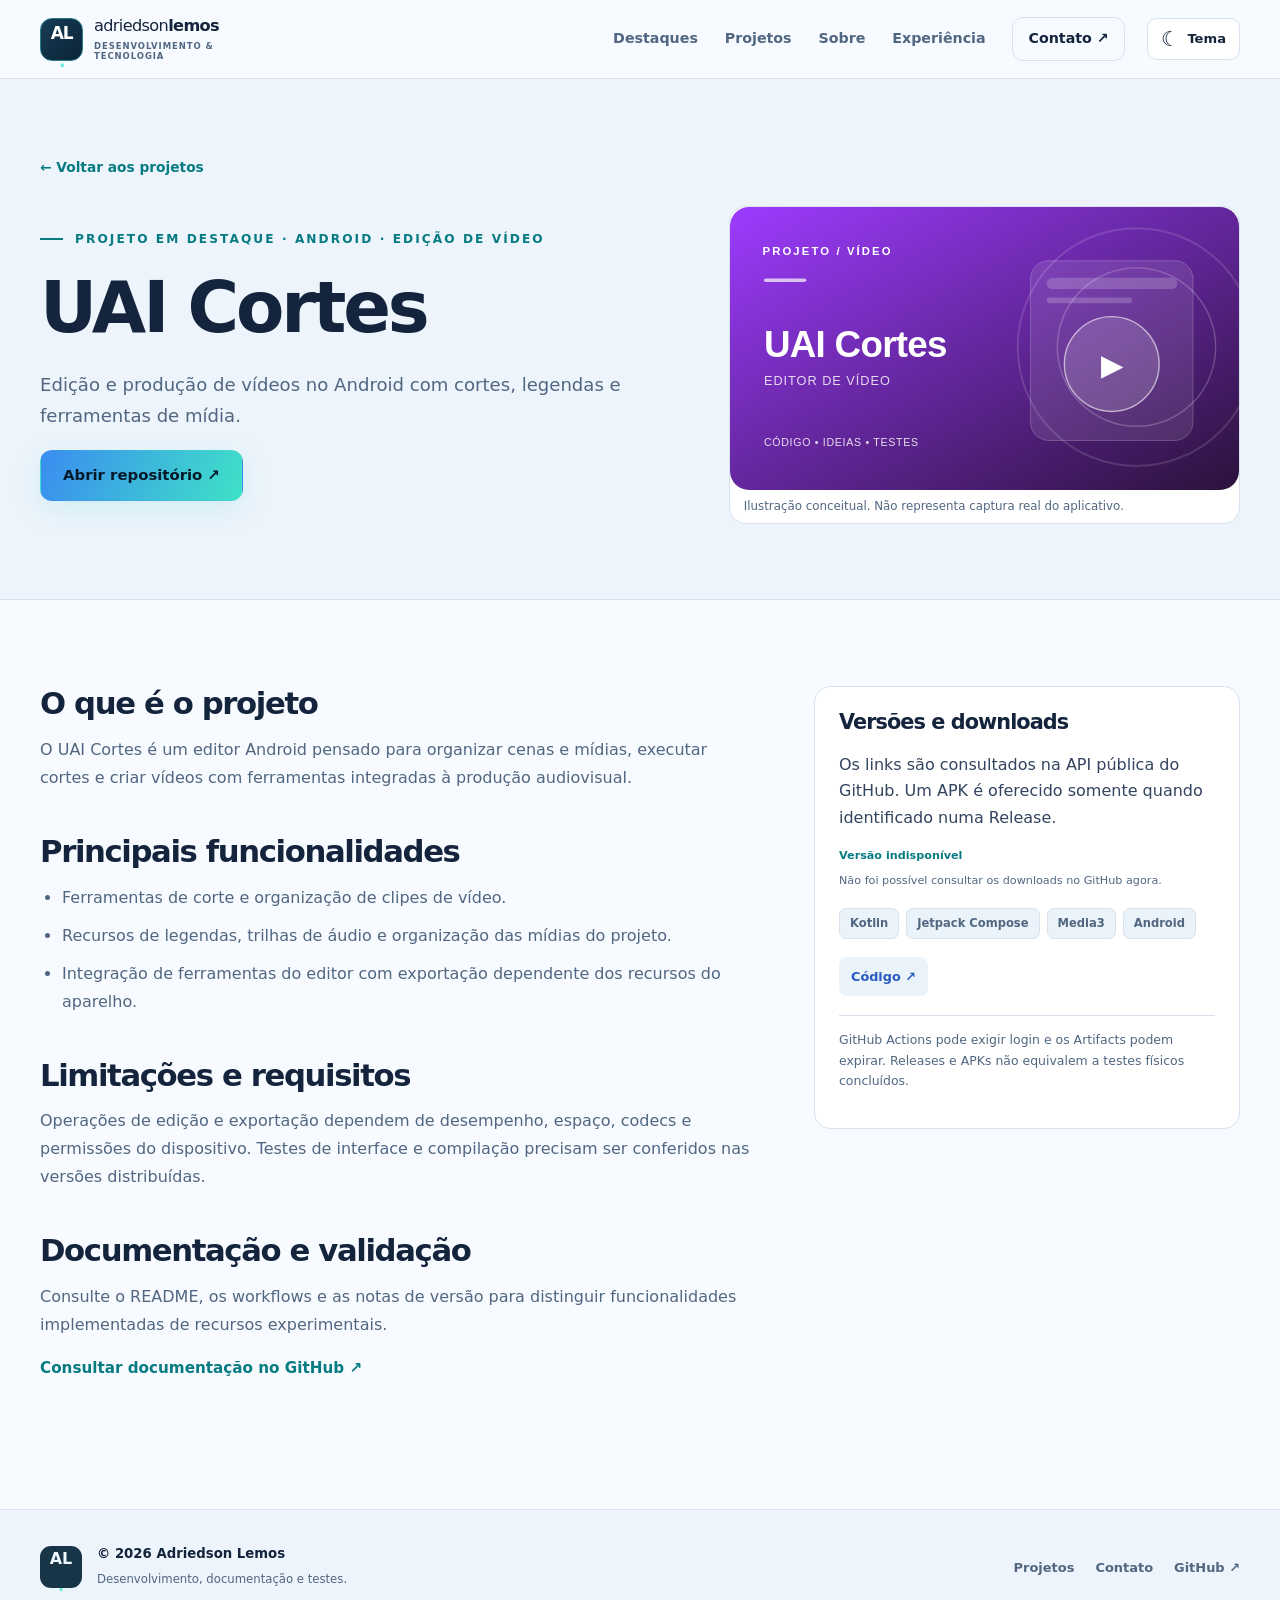
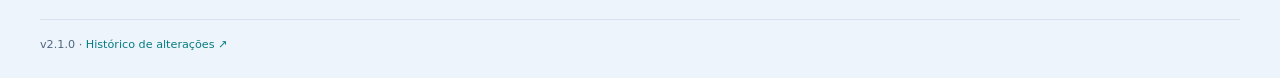
<file: projetos/uai-cortes.html>
<!doctype html>
<html lang="pt-BR" data-theme="light">
<head>
  <meta charset="utf-8">
  <meta name="viewport" content="width=device-width, initial-scale=1">
  <meta name="theme-color" content="#f7faff">
  <meta name="color-scheme" content="light dark">
  <meta name="application-version" content="2.1.0">
  <title>UAI Cortes | Projetos de Adriedson Lemos</title>
  <meta name="description" content="Edição e produção de vídeos no Android com cortes, legendas e ferramentas de mídia. Conheça tecnologias, funcionalidades, limitações e acesso ao código no GitHub.">
  <link rel="canonical" href="https://adriedsonlemos.vercel.app/projetos/uai-cortes.html">
  <meta property="og:type" content="article"><meta property="og:locale" content="pt_BR">
  <meta property="og:title" content="UAI Cortes | Adriedson Lemos">
  <meta property="og:description" content="Edição e produção de vídeos no Android com cortes, legendas e ferramentas de mídia.">
  <meta property="og:url" content="https://adriedsonlemos.vercel.app/projetos/uai-cortes.html">
  <meta property="og:image" content="https://adriedsonlemos.vercel.app/og-image.png">
  <link rel="icon" href="../favicon.svg" type="image/svg+xml">
  <script>
    try { if (localStorage.getItem('adriedson-theme-v21') === 'dark') { document.documentElement.dataset.theme = 'dark'; document.querySelector('meta[name="theme-color"]')?.setAttribute('content', '#080f1d'); } }
    catch (_) { /* armazenamento opcional */ }
  </script>
  <link rel="stylesheet" href="../styles.css">
  <script type="module" src="../detalhe.js"></script>
</head>
<body>
  <a class="skip" href="#conteudo">Pular para o conteúdo</a>
  <header class="header"><div class="container header-inner">
    <a class="brand" href="../index.html#inicio" aria-label="Adriedson Lemos, início"><span class="brand-logo">AL<span>.</span></span><span class="brand-title">adriedson<strong>lemos</strong><small>DESENVOLVIMENTO &amp; TECNOLOGIA</small></span></a>
    <nav id="nav" class="nav" aria-label="Navegação principal">
      <a href="../index.html#destaques">Destaques</a><a href="../index.html#projetos">Projetos</a><a href="../index.html#sobre">Sobre</a><a href="../index.html#experiencia">Experiência</a><a href="../contato.html" class="nav-contact">Contato ↗</a>
    </nav>
    <div class="header-actions"><button id="theme-toggle" class="icon-btn theme-toggle" type="button" aria-label="Ativar modo escuro"><span class="theme-icon" aria-hidden="true">☾</span><span class="theme-text">Tema</span></button><button id="menu-toggle" class="icon-btn menu-toggle" type="button" aria-expanded="false" aria-controls="nav" aria-label="Abrir menu">☰</button></div>
  </div></header>
  <main id="conteudo">
    <section class="detail-hero"><div class="container">
      <a href="../index.html#destaques" class="detail-breadcrumb">← Voltar aos projetos</a>
      <div class="detail-layout"><div>
        <p class="kicker"><span class="small-line"></span> PROJETO EM DESTAQUE · ANDROID · EDIÇÃO DE VÍDEO</p>
        <h1>UAI Cortes</h1>
        <p class="detail-summary">Edição e produção de vídeos no Android com cortes, legendas e ferramentas de mídia.</p>
        <a class="btn btn-primary" href="https://github.com/drilemoz/UAI-Cortes" target="_blank" rel="noopener noreferrer">Abrir repositório ↗</a>
      </div><figure class="detail-cover"><img src="../assets/projects/UAI-Cortes.svg" width="720" height="400" alt="Arte ilustrativa do projeto UAI Cortes, não é captura de tela" decoding="async"><figcaption>Ilustração conceitual. Não representa captura real do aplicativo.</figcaption></figure></div>
    </div></section>
    <section class="detail-content"><div class="container detail-columns"><div>
      <section class="detail-section"><h2>O que é o projeto</h2><p>O UAI Cortes é um editor Android pensado para organizar cenas e mídias, executar cortes e criar vídeos com ferramentas integradas à produção audiovisual.</p></section>
      <section class="detail-section"><h2>Principais funcionalidades</h2><ul class="detail-list">
              <li>Ferramentas de corte e organização de clipes de vídeo.</li>
              <li>Recursos de legendas, trilhas de áudio e organização das mídias do projeto.</li>
              <li>Integração de ferramentas do editor com exportação dependente dos recursos do aparelho.</li>
      </ul></section>
      <section class="detail-section"><h2>Limitações e requisitos</h2><p>Operações de edição e exportação dependem de desempenho, espaço, codecs e permissões do dispositivo. Testes de interface e compilação precisam ser conferidos nas versões distribuídas.</p></section>
      <section class="detail-section"><h2>Documentação e validação</h2><p>Consulte o README, os workflows e as notas de versão para distinguir funcionalidades implementadas de recursos experimentais.</p><a class="text-link" href="https://github.com/drilemoz/UAI-Cortes/blob/main/README.md" target="_blank" rel="noopener noreferrer">Consultar documentação no GitHub ↗</a></section>
    </div><aside>
      <article class="detail-panel" data-detail-card data-repo="UAI-Cortes" data-title="UAI Cortes" data-android="true">
        <h2>Versões e downloads</h2><p>Os links são consultados na API pública do GitHub. Um APK é oferecido somente quando identificado numa Release.</p>
        <div class="project-version">Versão: consultando GitHub...</div><div class="project-meta" role="status" aria-live="polite">Consultando versões públicas...</div>
        <div class="tech-tags"><span>Kotlin</span><span>Jetpack Compose</span><span>Media3</span><span>Android</span></div>
        <div class="detail-actions"><a class="project-link code" href="https://github.com/drilemoz/UAI-Cortes" target="_blank" rel="noopener noreferrer">Código ↗</a><a class="project-link release" href="https://github.com/drilemoz/UAI-Cortes/releases" target="_blank" rel="noopener noreferrer" hidden>Ver versões ↗</a></div>
        <p class="detail-footnote">GitHub Actions pode exigir login e os Artifacts podem expirar. Releases e APKs não equivalem a testes físicos concluídos.</p>
      </article>
    </aside></div></section>
  </main>
  <footer class="footer"><div class="container footer-inner"><div class="footer-left"><a class="footer-brand" href="../index.html#inicio">AL<span>.</span></a><div><p>© <span id="year">2026</span> Adriedson Lemos</p><small>Desenvolvimento, documentação e testes.</small></div></div><div class="footer-right"><a href="../index.html#projetos">Projetos</a><a href="../contato.html">Contato</a><a href="https://github.com/drilemoz" target="_blank" rel="noopener noreferrer">GitHub ↗</a></div><p class="footer-version">v2.1.0 · <a href="https://github.com/drilemoz/adriedsonlemos/blob/main/CHANGELOG.md" target="_blank" rel="noopener noreferrer">Histórico de alterações ↗</a></p></div></footer>
</body></html>
</file>
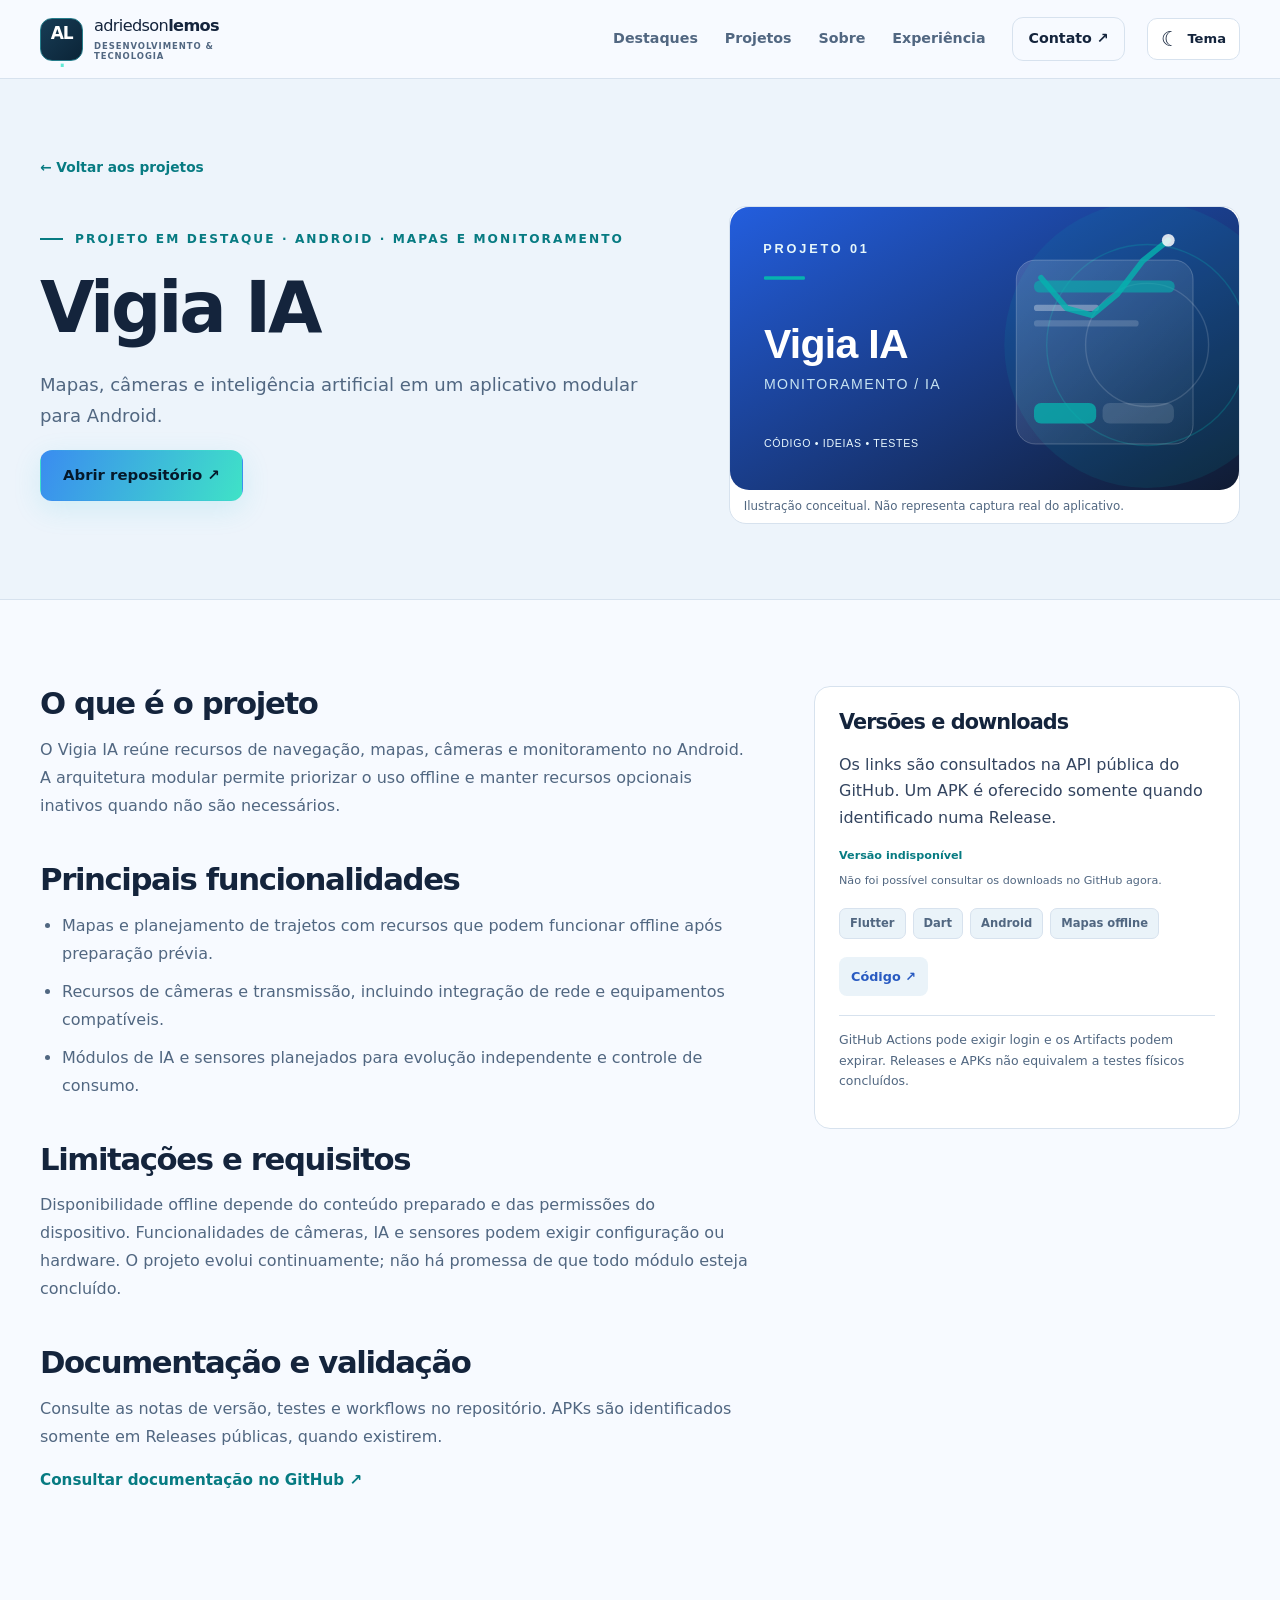
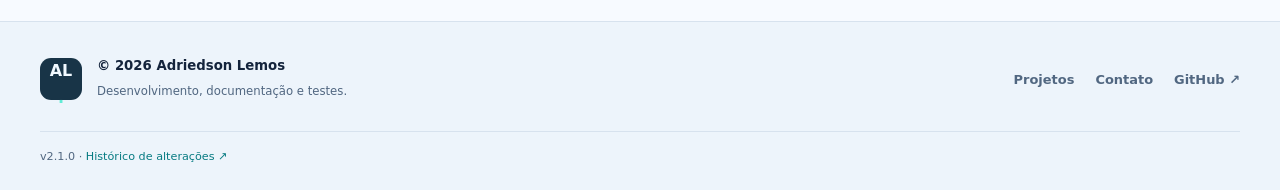
<file: projetos/vigia-ia.html>
<!doctype html>
<html lang="pt-BR" data-theme="light">
<head>
  <meta charset="utf-8">
  <meta name="viewport" content="width=device-width, initial-scale=1">
  <meta name="theme-color" content="#f7faff">
  <meta name="color-scheme" content="light dark">
  <meta name="application-version" content="2.1.0">
  <title>Vigia IA | Projetos de Adriedson Lemos</title>
  <meta name="description" content="Mapas, câmeras e inteligência artificial em um aplicativo modular para Android. Conheça tecnologias, funcionalidades, limitações e acesso ao código no GitHub.">
  <link rel="canonical" href="https://adriedsonlemos.vercel.app/projetos/vigia-ia.html">
  <meta property="og:type" content="article"><meta property="og:locale" content="pt_BR">
  <meta property="og:title" content="Vigia IA | Adriedson Lemos">
  <meta property="og:description" content="Mapas, câmeras e inteligência artificial em um aplicativo modular para Android.">
  <meta property="og:url" content="https://adriedsonlemos.vercel.app/projetos/vigia-ia.html">
  <meta property="og:image" content="https://adriedsonlemos.vercel.app/og-image.png">
  <link rel="icon" href="../favicon.svg" type="image/svg+xml">
  <script>
    try { if (localStorage.getItem('adriedson-theme-v21') === 'dark') { document.documentElement.dataset.theme = 'dark'; document.querySelector('meta[name="theme-color"]')?.setAttribute('content', '#080f1d'); } }
    catch (_) { /* armazenamento opcional */ }
  </script>
  <link rel="stylesheet" href="../styles.css">
  <script type="module" src="../detalhe.js"></script>
</head>
<body>
  <a class="skip" href="#conteudo">Pular para o conteúdo</a>
  <header class="header"><div class="container header-inner">
    <a class="brand" href="../index.html#inicio" aria-label="Adriedson Lemos, início"><span class="brand-logo">AL<span>.</span></span><span class="brand-title">adriedson<strong>lemos</strong><small>DESENVOLVIMENTO &amp; TECNOLOGIA</small></span></a>
    <nav id="nav" class="nav" aria-label="Navegação principal">
      <a href="../index.html#destaques">Destaques</a><a href="../index.html#projetos">Projetos</a><a href="../index.html#sobre">Sobre</a><a href="../index.html#experiencia">Experiência</a><a href="../contato.html" class="nav-contact">Contato ↗</a>
    </nav>
    <div class="header-actions"><button id="theme-toggle" class="icon-btn theme-toggle" type="button" aria-label="Ativar modo escuro"><span class="theme-icon" aria-hidden="true">☾</span><span class="theme-text">Tema</span></button><button id="menu-toggle" class="icon-btn menu-toggle" type="button" aria-expanded="false" aria-controls="nav" aria-label="Abrir menu">☰</button></div>
  </div></header>
  <main id="conteudo">
    <section class="detail-hero"><div class="container">
      <a href="../index.html#destaques" class="detail-breadcrumb">← Voltar aos projetos</a>
      <div class="detail-layout"><div>
        <p class="kicker"><span class="small-line"></span> PROJETO EM DESTAQUE · ANDROID · MAPAS E MONITORAMENTO</p>
        <h1>Vigia IA</h1>
        <p class="detail-summary">Mapas, câmeras e inteligência artificial em um aplicativo modular para Android.</p>
        <a class="btn btn-primary" href="https://github.com/drilemoz/Vigia-IA" target="_blank" rel="noopener noreferrer">Abrir repositório ↗</a>
      </div><figure class="detail-cover"><img src="../assets/projects/Vigia-IA.svg" width="720" height="400" alt="Arte ilustrativa do projeto Vigia IA, não é captura de tela" decoding="async"><figcaption>Ilustração conceitual. Não representa captura real do aplicativo.</figcaption></figure></div>
    </div></section>
    <section class="detail-content"><div class="container detail-columns"><div>
      <section class="detail-section"><h2>O que é o projeto</h2><p>O Vigia IA reúne recursos de navegação, mapas, câmeras e monitoramento no Android. A arquitetura modular permite priorizar o uso offline e manter recursos opcionais inativos quando não são necessários.</p></section>
      <section class="detail-section"><h2>Principais funcionalidades</h2><ul class="detail-list">
              <li>Mapas e planejamento de trajetos com recursos que podem funcionar offline após preparação prévia.</li>
              <li>Recursos de câmeras e transmissão, incluindo integração de rede e equipamentos compatíveis.</li>
              <li>Módulos de IA e sensores planejados para evolução independente e controle de consumo.</li>
      </ul></section>
      <section class="detail-section"><h2>Limitações e requisitos</h2><p>Disponibilidade offline depende do conteúdo preparado e das permissões do dispositivo. Funcionalidades de câmeras, IA e sensores podem exigir configuração ou hardware. O projeto evolui continuamente; não há promessa de que todo módulo esteja concluído.</p></section>
      <section class="detail-section"><h2>Documentação e validação</h2><p>Consulte as notas de versão, testes e workflows no repositório. APKs são identificados somente em Releases públicas, quando existirem.</p><a class="text-link" href="https://github.com/drilemoz/Vigia-IA/blob/main/README.md" target="_blank" rel="noopener noreferrer">Consultar documentação no GitHub ↗</a></section>
    </div><aside>
      <article class="detail-panel" data-detail-card data-repo="Vigia-IA" data-title="Vigia IA" data-android="true">
        <h2>Versões e downloads</h2><p>Os links são consultados na API pública do GitHub. Um APK é oferecido somente quando identificado numa Release.</p>
        <div class="project-version">Versão: consultando GitHub...</div><div class="project-meta" role="status" aria-live="polite">Consultando versões públicas...</div>
        <div class="tech-tags"><span>Flutter</span><span>Dart</span><span>Android</span><span>Mapas offline</span></div>
        <div class="detail-actions"><a class="project-link code" href="https://github.com/drilemoz/Vigia-IA" target="_blank" rel="noopener noreferrer">Código ↗</a><a class="project-link release" href="https://github.com/drilemoz/Vigia-IA/releases" target="_blank" rel="noopener noreferrer" hidden>Ver versões ↗</a></div>
        <p class="detail-footnote">GitHub Actions pode exigir login e os Artifacts podem expirar. Releases e APKs não equivalem a testes físicos concluídos.</p>
      </article>
    </aside></div></section>
  </main>
  <footer class="footer"><div class="container footer-inner"><div class="footer-left"><a class="footer-brand" href="../index.html#inicio">AL<span>.</span></a><div><p>© <span id="year">2026</span> Adriedson Lemos</p><small>Desenvolvimento, documentação e testes.</small></div></div><div class="footer-right"><a href="../index.html#projetos">Projetos</a><a href="../contato.html">Contato</a><a href="https://github.com/drilemoz" target="_blank" rel="noopener noreferrer">GitHub ↗</a></div><p class="footer-version">v2.1.0 · <a href="https://github.com/drilemoz/adriedsonlemos/blob/main/CHANGELOG.md" target="_blank" rel="noopener noreferrer">Histórico de alterações ↗</a></p></div></footer>
</body></html>
</file>
<file: styles.css>
/* Adriedson Lemos · v2.1: Light Tech como padrão; modo escuro por escolha do visitante. */
:root {
  color-scheme: light;
  --bg: #f7faff; --bg-soft: #edf4fb; --panel: #ffffff; --panel-light: #f2f7fc;
  --heading: #14243c; --ink: #33445f; --muted: #516781; --line: #d7e2ee;
  --cyan: #077b82; --blue: #285ac1; --accent: #077b82; --tag: #eaf3f9;
  --shadow: 0 14px 40px rgba(24,55,92,.08);
}
html[data-theme="dark"] {
  color-scheme: dark;
  --bg: #080f1d; --bg-soft: #0c1525; --panel: #111e30; --panel-light: #142338;
  --heading: #f3f8ff; --ink: #d0dceb; --muted: #98abc3; --line: #25364e;
  --cyan: #3ee0d0; --blue: #6a9bff; --accent: #77ebdb; --tag: #1a3148;
  --shadow: 0 20px 66px rgba(0,0,0,.22);
}
*, *::before, *::after { box-sizing: border-box; }
html { scroll-behavior: smooth; scroll-padding-top: 94px; }
body { margin: 0; background: var(--bg); color: var(--ink); font: 16px/1.65 ui-sans-serif, system-ui, -apple-system, BlinkMacSystemFont, "Segoe UI", sans-serif; -webkit-font-smoothing: antialiased; }
button,input { font: inherit; } button { cursor: pointer; }
a { color: inherit; text-decoration: none; } a:hover { color: var(--cyan); }
:focus-visible { outline: 3px solid var(--cyan); outline-offset: 4px; }
[hidden] { display: none !important; }
h1,h2,h3,p { margin-top: 0; } h1,h2,h3 { color: var(--heading); line-height: 1.13; letter-spacing: -.045em; }
h1 { font-size: clamp(2.85rem, 5.5vw, 5.65rem); font-weight: 820; }
h2 { font-size: clamp(2.1rem,3.9vw,3.85rem); font-weight: 790; }
h3 { font-size: 1.3rem; }
.container { width: min(1200px, calc(100% - 52px)); margin-inline: auto; }
.sr-only { position: absolute; width: 1px; height: 1px; overflow: hidden; clip: rect(0,0,0,0); white-space: nowrap; }
.skip { position: fixed; top: -100px; left: 16px; z-index: 100; padding: 11px 15px; border-radius: 10px; background: var(--panel); border: 1px solid var(--line); }
.skip:focus { top: 12px; }
.section { padding-block: clamp(78px,9vw,124px); }
.kicker { display: flex; gap: 12px; align-items: center; color: var(--cyan); letter-spacing: .17em; font-size: .76rem; font-weight: 820; margin: 0 0 20px; }
.small-line { display: inline-block; width: 23px; height: 2px; background: currentColor; }
.accent { color: var(--cyan); }
.gradient-text { background: linear-gradient(100deg,#2059ce 2%,#007f8b 80%); background-clip: text; -webkit-background-clip: text; color: transparent; }
html[data-theme="dark"] .gradient-text { background: linear-gradient(100deg,#68aaff,#63edd9); background-clip:text; -webkit-background-clip:text; }
.section-lead { max-width: 590px; color: var(--muted); line-height: 1.78; font-size: 1.04rem; }
.section-heading { display: flex; align-items: end; justify-content: space-between; gap: 36px; margin-bottom: 36px; }
.section-heading h2 { margin-bottom: 16px; }
.section-heading .section-lead { margin-bottom: 0; }
.section-link, .text-link { color: var(--cyan); font-weight: 750; font-size: .95rem; white-space: nowrap; }
.section-link:hover, .text-link:hover { text-decoration: underline; }
.btn { min-height: 50px; display: inline-flex; align-items: center; justify-content: center; gap: 14px; border-radius: 12px; border: 1px solid transparent; padding: 12px 22px; font-size: .93rem; font-weight: 770; transition: transform .2s, background .2s, border-color .2s; }
.btn:hover { transform: translateY(-2px); }
.btn-primary { background: linear-gradient(113deg,#3a8cf0,#3fe2c7); color: #05192a; box-shadow: 0 8px 28px rgba(47,196,212,.15); }
.btn-primary:hover { color: #05192a; background: linear-gradient(113deg,#64a8ff,#65f0d7); }
.btn-outline { background: transparent; color: var(--heading); border-color: var(--line); }
.btn-outline:hover { color: var(--cyan); border-color: var(--cyan); }
.btn-white { background: #fff; color: #0b2536; }
.btn-white:hover { color: #0b2536; }

/* Header */
.header { position: sticky; top: 0; z-index: 30; background: color-mix(in srgb,var(--bg) 91%,transparent); border-bottom: 1px solid var(--line); backdrop-filter: blur(18px); }
.header-inner { min-height: 78px; display: flex; align-items: center; justify-content: space-between; gap: 22px; }
.brand { display: inline-flex; align-items: center; gap: 11px; flex: none; }
.brand-logo { width: 43px; height: 43px; display: grid; place-items: center; border: 1px solid #257d8b; background: linear-gradient(135deg,#173c55,#0b2437); border-radius: 12px; font-weight: 850; font-size: 17px; color: white; letter-spacing: -.08em; }
.brand-logo span, .footer-brand span { color: #61ecd6; }
.brand-title { display: flex; flex-wrap: wrap; gap: 0; align-content: center; width: 170px; font-size: 1.01rem; color: var(--heading); font-weight: 540; letter-spacing: -.04em; line-height: 1.25; }
.brand-title strong { font-weight: 870; }.brand-title small { width: 100%; color: var(--muted); font-size: .53rem; letter-spacing: .11em; font-weight: 710; margin-top: 4px; }
.nav { margin-left: auto; display: flex; align-items: center; gap: clamp(15px,2.1vw,31px); }
.nav a { font-size: .89rem; color: var(--muted); font-weight: 660; transition: color .2s; }
.nav a:hover { color: var(--heading); }
.nav .nav-contact { border: 1px solid var(--line); border-radius: 11px; padding: 9px 15px; color: var(--heading); }
.nav .nav-contact:hover { border-color: var(--cyan); color: var(--cyan); }
.header-actions { display: flex; align-items: center; gap: 8px; }
.icon-btn { display: inline-flex; align-items: center; justify-content: center; gap: 8px; min-height: 42px; border: 1px solid var(--line); border-radius: 10px; background: var(--panel); color: var(--heading); padding: 6px 13px; font-size: .82rem; font-weight: 760; }
.icon-btn:hover { border-color: var(--cyan); }
.theme-icon { font-size: 1.3rem; line-height: 1; }
.menu-toggle { display: none; width: 43px; font-size: 1.12rem; }

/* Hero */
.hero { isolation: isolate; position: relative; overflow: hidden; padding-top: clamp(80px,8vw,115px); background: radial-gradient(ellipse 50% 55% at 80% 40%,rgba(90,162,220,.15),transparent 72%),linear-gradient(180deg,var(--bg),var(--bg-soft)); }
html[data-theme="dark"] .hero { background: radial-gradient(ellipse 50% 60% at 81% 42%,rgba(32,93,140,.3),transparent 70%),linear-gradient(180deg,var(--bg),var(--bg-soft)); }
.hero-layout { display: grid; grid-template-columns: minmax(0,1.08fr) minmax(0,.92fr); gap: clamp(25px,4vw,75px); align-items: center; min-height: 560px; }
.eyebrow { display: inline-flex; align-items: center; gap: 11px; padding: 8px 13px; border: 1px solid color-mix(in srgb,var(--cyan) 23%,var(--line)); background: color-mix(in srgb,var(--panel) 65%,transparent); border-radius: 40px; color: var(--cyan); letter-spacing: .10em; font-size: .67rem; font-weight: 840; }
.eyebrow-dot,.chip-dot { display: inline-block; width: 7px; height: 7px; flex: none; background: var(--cyan); border-radius: 50%; box-shadow: 0 0 0 4px rgba(62,224,208,.12); }
.hero-pretitle { margin: 26px 0 11px; color: var(--muted); letter-spacing: .16em; font-weight: 770; font-size: .75rem; }
.hero h1 { max-width: 670px; margin: 0 0 25px; }
.hero-description { max-width: 570px; font-size: 1.1rem; line-height: 1.87; color: var(--muted); margin-bottom: 26px; }
.hero-actions { display: flex; gap: 12px; flex-wrap: wrap; }
.hero-pills { margin-top: 31px; display: flex; gap: 10px; flex-wrap: wrap; }
.hero-pills span { border: 1px solid var(--line); border-radius: 30px; padding: 6px 12px; font-size: .76rem; color: var(--muted); background: var(--panel); }
.hero-visual { position: relative; height: clamp(350px,40vw,485px); display: grid; place-items: center; }
.visual-grid { position: absolute; inset: 1%; background: radial-gradient(circle at center, transparent 29%,color-mix(in srgb,var(--cyan) 3%,transparent) 31%,transparent 64%),linear-gradient(color-mix(in srgb,var(--cyan) 9%,transparent) 1px,transparent 1px),linear-gradient(90deg,color-mix(in srgb,var(--cyan) 9%,transparent) 1px,transparent 1px); background-size: auto,31px 31px,31px 31px; mask-image: radial-gradient(circle,black 30%,transparent 74%); }
.visual-ring { position: absolute; width: 84%; aspect-ratio: 1; border: 1px dashed rgba(64,205,210,.31); border-radius: 50%; transform: rotate(-20deg); }
.ring-two { width: 65%; border: 1px solid rgba(57,175,216,.18); transform: rotate(18deg); }
.visual-ring::after { content: ''; position: absolute; top: 16%; right: 14%; width: 10px; height: 10px; border-radius: 50%; background: var(--cyan); box-shadow: 0 0 16px var(--cyan); }
.visual-center { position: relative; display: flex; flex-direction: column; justify-content: center; align-items: center; width: min(62%,290px); aspect-ratio: 1; background: linear-gradient(145deg,#172e48,#101e32 69%,#143b48); border-radius: 32px; border: 1px solid #38788e; box-shadow: 0 28px 80px rgba(2,15,29,.45),0 0 70px rgba(24,204,184,.07); transform: rotate(-7deg); text-align: center; color: #ecf9ff; }
.visual-center-icon { font-family: ui-monospace,SFMono-Regular,Consolas,monospace; font-size: 1.85rem; font-weight: 820; color: #67ebd7; }
.visual-center strong { margin: 18px 0; font-size: clamp(1.55rem,3vw,2.7rem); line-height: 1.1; letter-spacing: -.055em; }
.visual-center small { font: 700 .63rem ui-monospace,monospace; letter-spacing: .13em; color: #8bc3ca; }
.visual-chip { position: absolute; padding: 11px 15px; min-width: 124px; background: var(--panel); border: 1px solid var(--line); border-radius: 13px; color: var(--heading); box-shadow: var(--shadow); font-weight: 790; font-size: .92rem; }
.visual-chip small { display: block; margin-top: 2px; font-size: .57rem; letter-spacing: .10em; color: var(--muted); }
.chip-top { top: 10%; left: 0; }.chip-right { right: 0; top: 41%; }.chip-bottom { left: 7%; bottom: 9%; }
.visual-coordinate { position: absolute; bottom: 0; right: 0; font: 600 .57rem ui-monospace,monospace; letter-spacing: .16em; color: var(--muted); }
.hero-bottom { padding: 45px 0 25px; display: flex; justify-content: space-between; gap: 16px; border-bottom: 1px solid var(--line); font-size: .7rem; letter-spacing: .12em; color: var(--muted); }
.hero-bottom a { letter-spacing: 0; font-weight: 730; }

/* Featured */
.featured-section { background: var(--bg-soft); }
.featured-grid { display: grid; grid-template-columns: repeat(2,minmax(0,1fr)); gap: 22px; min-height: 200px; }
.featured-card { min-width: 0; border: 1px solid var(--line); border-radius: 20px; background: var(--panel); overflow: hidden; box-shadow: 0 12px 42px rgba(0,0,0,.06); transition: transform .2s,border-color .2s; }
.featured-card:hover { transform: translateY(-4px); border-color: color-mix(in srgb,var(--cyan) 55%,var(--line)); }
.featured-art { position: relative; aspect-ratio: 16/7.5; background: linear-gradient(135deg,#16344a,#0a202e); border-bottom: 1px solid var(--line); overflow: hidden; }
.featured-art::after { content: 'ILUSTRAÇÃO CONCEITUAL'; position: absolute; bottom: 12px; right: 14px; background: rgba(3,14,24,.8); padding: 4px 8px; border-radius: 5px; font-size: .56rem; letter-spacing: .10em; color: #c7dae3; }
.featured-art img { display:block; width:100%; height:100%; object-fit:cover; }
.featured-body { padding: 26px 29px 30px; }
.featured-overline { display: flex; gap: 15px; align-items: center; justify-content: space-between; color: var(--cyan); font: 750 .66rem ui-monospace,monospace; letter-spacing: .06em; }
.featured-type { color: var(--muted); font: 700 .65rem ui-sans-serif,system-ui,sans-serif; }
.featured-body h3 { font-size: 1.83rem; margin: 18px 0 10px; }
.featured-body p { min-height: 70px; color: var(--muted); margin-bottom: 19px; line-height: 1.7; }
.featured-action { display: inline-flex; align-items: center; margin-top: 20px; color: var(--cyan); font-weight: 780; }
.featured-action:hover { text-decoration: underline; }
.tech-tags { display: flex; flex-wrap: wrap; gap: 7px; }
.tech-tags span { display: inline-flex; align-items: center; padding: 5px 10px; border: 1px solid var(--line); color: var(--muted); border-radius: 7px; background: var(--tag); font-size: .72rem; font-weight: 680; }

/* Catalog */
.catalog-section { background: var(--bg); }
.catalog-counter { align-self: end; display: flex; flex-direction: column; min-width: 120px; border-left: 2px solid var(--cyan); padding-left: 18px; }
.catalog-counter strong { font-size: 2.8rem; line-height: 1.05; color: var(--heading); }.catalog-counter span { font-size: .74rem; color: var(--muted); }
.controls { margin: 25px 0 28px; display: flex; flex-wrap: wrap; gap: 18px; align-items: center; justify-content: space-between; }
.filters { display: flex; gap: 8px; flex-wrap: wrap; }
.filter { min-height: 40px; border: 1px solid var(--line); border-radius: 8px; padding: 7px 14px; background: var(--panel); color: var(--muted); font-size: .85rem; font-weight: 700; }
.filter:hover { border-color: var(--cyan); color: var(--heading); }
.filter.active { background: var(--cyan); color: #ffffff; border-color: var(--cyan); }
.search { display: flex; align-items: center; gap: 8px; border: 1px solid var(--line); background: var(--panel); padding: 0 13px; border-radius: 9px; min-height: 43px; min-width: min(100%,285px); }
.search span { font-size: 1.5rem; color: var(--cyan); }.search input { width: 100%; min-width: 0; border: 0; outline: none; background: transparent; color: var(--heading); font-size: .88rem; }.search:focus-within { outline: 2px solid var(--cyan); outline-offset: 2px; }
.search input::placeholder { color: var(--muted); }
.project-grid { display: grid; grid-template-columns: repeat(3,minmax(0,1fr)); gap: 20px; }
.project-card { min-width: 0; display: flex; flex-direction: column; border: 1px solid var(--line); border-radius: 16px; background: var(--panel); overflow: hidden; transition: transform .2s,border-color .2s; }
.project-card:hover { transform: translateY(-3px); border-color: color-mix(in srgb,var(--cyan) 50%,var(--line)); }
.project-artwork { margin: 0; aspect-ratio: 16/8.5; background: var(--panel-light); position: relative; overflow: hidden; border-bottom: 1px solid var(--line); }
.project-cover { width: 100%; height: 100%; object-fit: cover; display: block; }
.project-artwork figcaption { position: absolute; bottom: 8px; right: 10px; border-radius: 5px; background: rgba(6,16,27,.82); color: #d2e1f0; font-size: .58rem; padding: 3px 7px; }
.project-card-top { padding: 22px 23px 0; display: flex; gap: 8px; justify-content: space-between; align-items: center; }
.project-icon { display: none; }.project-markers { display: flex; gap: 7px; flex-wrap: wrap; }
.project-kind,.project-stage { font-size: .64rem; font-weight: 750; border-radius: 6px; padding: 4px 7px; color: var(--cyan); background: var(--tag); }
.project-stage { color: var(--muted); background: var(--panel-light); }
.project-card h3 { padding: 0 23px; margin: 14px 0 9px; font-size: 1.38rem; }
.project-card > p { padding: 0 23px; margin-bottom: 17px; color: var(--muted); font-size: .91rem; line-height: 1.73; flex: 1; }
.project-card > .tech-tags { padding: 0 23px 16px; }
.project-version, .project-meta, .project-code-version { margin: 0 23px; font-size: .7rem; color: var(--muted); }
.project-version { font-weight: 740; color: var(--cyan); }.project-meta { margin-bottom: 16px; margin-top: 3px; }
.project-links { display: flex; flex-wrap: wrap; gap: 9px; padding: 16px 23px 23px; margin-top: auto; border-top: 1px solid var(--line); }
.project-link { font-size: .8rem; font-weight: 760; border: 1px solid var(--line); border-radius: 8px; padding: 8px 11px; color: var(--heading); }
.project-link.code { background: var(--tag); border-color: transparent; color: var(--blue); }
.project-link.apk { background: var(--cyan); color: #082331; border-color: var(--cyan); }
.project-link:hover { border-color: var(--cyan); }
.empty { border: 1px dashed var(--line); padding: 25px; border-radius: 12px; text-align: center; color: var(--muted); }
.catalog-bottom { display: flex; justify-content: space-between; gap: 15px; flex-wrap: wrap; margin: 23px 0 13px; align-items: center; color: var(--muted); font-size: .87rem; }
.catalog-bottom p { margin: 0; }.catalog-bottom a { font-weight: 740; color: var(--cyan); }
.notice { font-size: .78rem; color: var(--muted); line-height: 1.7; margin: 15px 0 0; }

/* About and experience */
.about-section { background: var(--bg-soft); border-block: 1px solid var(--line); }
.about-layout { display: grid; grid-template-columns: .95fr 1.05fr; gap: clamp(45px,7vw,110px); }
.about-copy { padding-top: 25px; }
.about-copy p { font-size: 1.04rem; color: var(--muted); line-height: 1.85; }
.about-copy p + p { margin-top: 22px; }
.about-links { display: flex; flex-wrap: wrap; gap: 21px; margin-top: 27px; }
.about-marks { display: flex; flex-wrap: wrap; gap: 10px; margin-top: 33px; }
.about-marks span { color: var(--cyan); padding: 8px 11px; font-size: .68rem; letter-spacing: .09em; border: 1px solid var(--line); border-radius: 7px; }
.expertise-section { background: var(--bg); }
.expertise-grid { display: grid; grid-template-columns: repeat(3,minmax(0,1fr)); gap: 18px; }
.expertise-card { padding: 27px; background: var(--panel); border: 1px solid var(--line); border-radius: 16px; }
.expertise-number { font-size: .67rem; letter-spacing: .12em; font-weight: 740; color: var(--cyan); }
.expertise-icon { margin: 27px 0 18px; font-size: 1.9rem; color: var(--cyan); font-family: ui-monospace,monospace; font-weight: 800; }
.expertise-card h3 { font-size: 1.28rem; margin-bottom: 9px; }.expertise-card p { font-size: .91rem; color: var(--muted); min-height: 62px; }
.education-note { margin-top: 23px; padding: 18px 20px; border: 1px solid var(--line); border-radius: 10px; font-size: .86rem; color: var(--muted); }.education-note strong { color: var(--heading); }
.career-section { background: var(--bg-soft); border-block: 1px solid var(--line); }
.career-layout { display: grid; grid-template-columns: .85fr 1.15fr; gap: clamp(40px,7vw,100px); }
.career-list { border-left: 1px solid var(--line); padding-left: 26px; }
.career-entry { padding: 0 0 27px; margin-bottom: 26px; border-bottom: 1px solid var(--line); position: relative; }
.career-entry::before { content: ''; position: absolute; width: 9px; height: 9px; border-radius: 50%; background: var(--cyan); left: -31px; top: 6px; }
.career-entry:last-child { border: 0; margin-bottom: 0; padding-bottom: 0; }
.career-entry span { font-size: .72rem; color: var(--cyan); letter-spacing: .10em; font-weight: 750; }.career-entry h3 { margin: 10px 0; }.career-entry p { color: var(--muted); font-size: .95rem; margin-bottom: 0; }
.contact-banner-section { background: var(--bg); padding: clamp(64px,7vw,100px) 0; }
.contact-banner { padding: clamp(30px,5vw,65px); background: linear-gradient(105deg,#133e65,#116a72); border: 1px solid #2e8994; border-radius: 24px; display: flex; justify-content: space-between; gap: 25px; align-items: center; }
.contact-banner .kicker { color: #9cf4e5; }.contact-banner h2 { color: white; margin-bottom: 15px; font-size: clamp(2rem,3.4vw,3.5rem); }.contact-banner h2 span { color: #98f4e7; }.contact-banner p:not(.kicker) { color: #cde9f1; margin-bottom: 0; }.contact-banner .btn { white-space: nowrap; }

/* Contact page */
.contact-hero { position: relative; padding: 66px 0 75px; background: radial-gradient(ellipse 56% 90% at 90% 45%,rgba(23,108,124,.18),transparent),var(--bg-soft); border-bottom: 1px solid var(--line); }
.contact-hero .breadcrumb { display: inline-block; color: var(--muted); font-size: .87rem; font-weight: 680; margin-bottom: 46px; }.contact-hero .breadcrumb:hover { color: var(--cyan); }
.contact-hero h1 { margin-bottom: 17px; }.contact-hero .section-lead { margin-bottom: 0; }
.contact-page-section { padding: 80px 0 100px; }
.contact-page-grid { display: grid; grid-template-columns: 1.05fr .95fr; gap: clamp(24px,5vw,78px); align-items: start; }
.contact-options h2 { font-size: clamp(1.8rem,2.7vw,2.6rem); margin-bottom: 12px; }.contact-options > p { color: var(--muted); max-width: 570px; margin-bottom: 27px; }
.contact-ways { display: grid; gap: 12px; }
.contact-way { display: flex; align-items: center; gap: 17px; padding: 18px 19px; border: 1px solid var(--line); border-radius: 14px; background: var(--panel); min-width: 0; transition: border-color .2s,transform .2s; }
.contact-way:hover { transform: translateX(3px); border-color: var(--cyan); }
.way-icon { display: grid; place-items: center; width: 49px; height: 49px; flex: none; background: var(--tag); color: var(--cyan); border-radius: 11px; font-size: 1.3rem; font-weight: 850; }
.whatsapp-way .way-icon { background: #e3f7eb; color: #146d45; }
html[data-theme="dark"] .whatsapp-way .way-icon { background: #143d35; color: #64e5a3; }
.way-details { display: flex; flex-direction: column; gap: 2px; min-width: 0; }.way-details small { font-size: .64rem; letter-spacing: .12em; color: var(--cyan); font-weight: 780; }.way-details strong { font-size: 1.03rem; color: var(--heading); overflow-wrap: anywhere; }.way-details em { font-size: .77rem; font-style: normal; color: var(--muted); }.way-arrow { margin-left: auto; font-size: 1.2rem; color: var(--cyan); }
.support-panel { border: 1px solid var(--line); background: var(--panel); border-radius: 21px; padding: clamp(25px,4vw,43px); position: relative; overflow: hidden; }
.support-panel::before { content: ''; position: absolute; top: -110px; right: -110px; width: 300px; height: 300px; border-radius: 50%; background: radial-gradient(circle,rgba(68,208,197,.16),transparent 67%); pointer-events: none; }
.support-symbol { color: var(--cyan); font-size: 2.2rem; margin-bottom: 14px; }.support-panel h2 { font-size: clamp(1.8rem,2.6vw,2.5rem); }.support-panel > p:not(.kicker) { color: var(--muted); margin-top: 17px; }
.pix-card { margin: 27px 0 20px; padding: 22px; border: 1px solid var(--line); background: var(--bg-soft); border-radius: 14px; }
.pix-card small { color: var(--cyan); letter-spacing: .12em; font-size: .68rem; font-weight: 810; }.pix-value { margin: 10px 0 20px; color: var(--heading); font-size: clamp(1.1rem,2vw,1.5rem); font-weight: 800; overflow-wrap: anywhere; user-select: all; }.pix-card .btn { width: 100%; }.pix-card p { font-size: .76rem; color: var(--muted); margin: 15px 0 0; }
.support-tip { border-top: 1px solid var(--line); padding-top: 16px; }.support-tip strong { color: var(--heading); font-size: .85rem; }.support-tip p { font-size: .79rem; color: var(--muted); margin: 6px 0 0; }
.contact-back { padding: 45px 0 80px; }.contact-back .container { display: flex; justify-content: space-between; align-items: center; gap: 20px; border-top: 1px solid var(--line); padding-top: 36px; }.contact-back p { color: var(--muted); margin: 0; }

/* Footer */
.footer { border-top: 1px solid var(--line); background: var(--bg-soft); padding: 33px 0 24px; }
.footer-inner { display: flex; flex-wrap: wrap; align-items: center; justify-content: space-between; gap: 15px 40px; }
.footer-left { display: flex; align-items: center; gap: 15px; }.footer-brand { width: 42px; height: 42px; display: grid; place-items: center; color: #f1f9ff; background: #183447; border-radius: 11px; font-weight: 850; }
.footer-left p { font-size: .83rem; color: var(--heading); margin: 0; font-weight: 720; }.footer-left small { color: var(--muted); font-size: .73rem; }
.footer-right { display: flex; align-items: center; flex-wrap: wrap; gap: 21px; }.footer-right a { color: var(--muted); font-size: .81rem; font-weight: 650; }.footer-right a:hover { color: var(--cyan); }
.footer-version { width: 100%; border-top: 1px solid var(--line); margin: 12px 0 0; padding-top: 16px; color: var(--muted); font-size: .7rem; }.footer-version a { color: var(--cyan); }

@media(max-width:1100px) { .nav { gap: 13px; } .project-grid { grid-template-columns: repeat(2,minmax(0,1fr)); } .header-inner { gap: 13px; } .nav a { font-size: .82rem; } }
@media(max-width:850px) {
  .menu-toggle { display: inline-flex; }.theme-text { display: none; }.theme-toggle { width: 43px; }
  .nav { display: none; position: absolute; top: calc(100% + 1px); left: 0; right: 0; margin: 0; background: var(--panel); border-bottom: 1px solid var(--line); padding: 18px max(26px,calc((100vw - 1200px)/2)); box-shadow: var(--shadow); flex-direction: column; align-items: stretch; gap: 2px; }
  .nav.open { display: flex; }.nav a,.nav .nav-contact { display: block; border: 0; padding: 11px 9px; font-size: .94rem; }
  .hero-layout { grid-template-columns: 1fr; }.hero { padding-top: 65px; }.hero-content { max-width: 670px; }.hero-visual { height: 380px; max-width: 490px; width: 100%; margin: 3px auto 0; }
  .about-layout,.career-layout,.contact-page-grid { grid-template-columns: 1fr; gap: 40px; }.about-copy { padding-top: 0; }
  .expertise-grid { grid-template-columns: repeat(2,minmax(0,1fr)); }.expertise-card:last-child { grid-column: span 2; }
  .contact-banner { align-items: flex-start; flex-direction: column; }
}
@media(max-width:620px) {
  .container { width: min(100% - 34px,1200px); }.header-inner { min-height: 68px; }.brand-title { width: 142px; font-size: .92rem; }.brand-title small { font-size: .47rem; }
  .brand-logo { width: 38px; height: 38px; }.section { padding-block: 69px; }.section-heading { align-items: flex-start; flex-direction: column; gap: 12px; margin-bottom: 28px; }
  h1 { font-size: clamp(2.7rem,10vw,4rem); }.hero h1 { max-width: 550px; }.hero-description { font-size: 1rem; }
  .hero-bottom { padding: 30px 0 20px; font-size: .62rem; }.hero-bottom a { text-align: right; }
  .hero-visual { height: 318px; }.visual-chip { padding: 8px 10px; min-width: 100px; font-size: .76rem; }.visual-chip small { font-size: .51rem; }.visual-center strong { font-size: 1.55rem; }.visual-center-icon { font-size: 1.45rem; }.visual-center small { font-size: .48rem; }
  .featured-grid, .project-grid, .expertise-grid { grid-template-columns: 1fr; }.expertise-card:last-child { grid-column: auto; }.featured-art { aspect-ratio: 16/8.5; }.featured-body { padding: 22px; }.featured-body p { min-height: 0; }
  .catalog-counter { align-self: flex-start; }.controls { align-items: stretch; }.search { flex: 1 0 100%; }.filter { flex: auto; }
  .project-card > p { flex: 0; }.contact-hero { padding: 46px 0 65px; }.contact-hero .breadcrumb { margin-bottom: 34px; }.contact-page-section { padding: 55px 0 65px; }
  .contact-way { padding: 15px; gap: 12px; }.way-icon { width: 44px; height: 44px; }.way-details strong { font-size: .92rem; }
  .contact-back .container { align-items: flex-start; flex-direction: column; }.footer-right { gap: 13px; }
}
@media(max-width:380px) { .eyebrow { font-size: .58rem; }.hero-pills span { font-size: .67rem; }.visual-chip { min-width: 84px; }.chip-top { left: -5px; }.chip-right { right: -4px; }.chip-bottom { left: 0; }.header-actions { gap: 5px; } }
@media(prefers-reduced-motion:reduce) { html { scroll-behavior: auto; } *,*::before,*::after { transition: none !important; animation: none !important; } }

/* v2.1: botões, metadados e cards com hierarquia mais curta */
html[data-theme="dark"] .filter.active { color: #07212f; }
.featured-links { display: flex; flex-wrap: wrap; align-items: center; gap: 10px; margin-top: 18px; }
.featured-links .featured-action { margin: 0; border-radius: 9px; padding: 10px 14px; background: var(--tag); }
.featured-links .project-link { min-height: 42px; display: inline-flex; align-items: center; justify-content: center; }
.featured-links .project-link.apk { border-color: var(--cyan); }
.featured-body .project-version { margin: 15px 0 2px; }
.featured-body .project-meta { margin: 2px 0 0; }
.project-card > .tech-tags { padding-bottom: 12px; }
.project-link { min-height: 39px; display: inline-flex; align-items: center; }
.project-card > .project-meta { margin-bottom: 12px; }
.contact-hero { padding: 48px 0 48px; }
.contact-hero .breadcrumb { margin-bottom: 26px; }
.contact-page-section { padding: 54px 0 64px; }
.support-panel { padding: clamp(22px,3vw,34px); }
.pix-card { margin: 20px 0 17px; padding: 18px; }
.contact-back { padding: 20px 0 58px; }
.contact-way-group { display: flex; min-width: 0; gap: 9px; align-items: stretch; }
.contact-way-group .contact-way { flex: 1; }
.contact-copy { flex: none; align-self: center; min-height: 42px; padding: 8px 11px; background: var(--tag); color: var(--cyan); border: 1px solid var(--line); border-radius: 10px; font-size: .79rem; font-weight: 780; }
.contact-copy:hover { border-color: var(--cyan); }
.copy-feedback { color: var(--muted); font-size: .79rem; margin: 8px 0 1px; min-height: 1.45em; }
.copy-feedback.is-success { color: #087244; font-weight: 700; }
html[data-theme="dark"] .copy-feedback.is-success { color: #63e7a0; }

/* Páginas individuais de projetos, sem conteúdo inventado ou dependência de JS para o texto */
.detail-hero { padding: clamp(38px,6vw,75px) 0; background: var(--bg-soft); border-bottom: 1px solid var(--line); }
.detail-breadcrumb { display: inline-flex; gap: 7px; align-items: center; margin-bottom: 27px; color: var(--cyan); font-weight: 730; font-size: .86rem; }
.detail-layout { display: grid; grid-template-columns: minmax(0,1.1fr) minmax(260px,.9fr); gap: clamp(22px,5vw,65px); align-items: center; }
.detail-hero h1 { max-width: 720px; margin-bottom: 20px; }
.detail-hero p.detail-summary { color: var(--muted); font-size: clamp(.97rem,1.5vw,1.13rem); line-height: 1.75; max-width: 680px; }
.detail-cover { margin: 0; border: 1px solid var(--line); border-radius: 17px; overflow: hidden; background: var(--panel); }
.detail-cover img { display: block; width: 100%; height: auto; }
.detail-cover figcaption { padding: 7px 14px; font-size: .74rem; color: var(--muted); }
.detail-content { padding: clamp(50px,7vw,86px) 0; }
.detail-columns { display: grid; grid-template-columns: minmax(0,1.25fr) minmax(260px,.75fr); gap: clamp(25px,5vw,70px); }
.detail-section { margin-bottom: 42px; }
.detail-section h2 { font-size: clamp(1.55rem,2.4vw,2.2rem); margin-bottom: 15px; }
.detail-section p,.detail-section li { color: var(--muted); line-height: 1.75; }
.detail-list { margin: 0; padding-left: 22px; }.detail-list li + li { margin-top: 10px; }
.detail-panel { border: 1px solid var(--line); background: var(--panel); border-radius: 16px; padding: 24px; position: sticky; top: 100px; }
.detail-panel h2 { font-size: 1.3rem; }
.detail-panel .tech-tags { margin: 18px 0; }
.detail-panel .project-version,.detail-panel .project-meta { margin: 6px 0; }
.detail-actions { display: flex; flex-wrap: wrap; gap: 9px; margin-top: 17px; }
.detail-actions .project-link { margin: 0; }
.detail-footnote { margin-top: 19px; padding-top: 14px; border-top: 1px solid var(--line); font-size: .78rem; color: var(--muted); }
@media(max-width:850px) { .detail-layout,.detail-columns { grid-template-columns: 1fr; } .detail-panel { position: static; } .detail-cover { max-width: 650px; } }
@media(max-width:620px) {
  .project-grid { gap: 13px; }
  .project-card { display: grid; grid-template-columns: 112px minmax(0,1fr); align-items: start; }
  .project-artwork { grid-column: 1; grid-row: 1 / span 3; aspect-ratio: auto; height: 96px; margin: 13px 9px 0 13px; border-radius: 10px; border: 1px solid var(--line); }
  .project-card-top { grid-column: 2; grid-row: 1; padding: 13px 13px 0 0; }
  .project-card h3 { grid-column: 2; grid-row: 2; margin: 5px 0 3px; padding: 0 13px 0 0; font-size: 1.15rem; }
  .project-card > p { grid-column: 2; grid-row: 3; margin: 0 0 10px; padding: 0 13px 0 0; font-size: .79rem; line-height: 1.45; display: -webkit-box; -webkit-line-clamp: 2; -webkit-box-orient: vertical; overflow: hidden; }
  .project-kind,.project-stage { font-size: .59rem; }
  .project-card > .tech-tags { grid-column: 1 / -1; grid-row: 4; padding: 7px 13px; }
  .project-card > .project-version { grid-column: 1 / -1; grid-row: 5; margin: 0 13px; }
  .project-card > .project-meta { grid-column: 1 / -1; grid-row: 6; margin: 2px 13px 8px; }
  .project-card > .project-links { grid-column: 1 / -1; grid-row: 7; padding: 11px 13px 14px; }
  .project-links .project-link { flex: 1; justify-content: center; }
  .project-artwork figcaption { font-size: .5rem; left: 4px; right: auto; bottom: 4px; padding: 2px 4px; }
  .contact-hero { padding: 30px 0 40px; }.contact-hero .breadcrumb { margin-bottom: 21px; }
  .contact-page-section { padding: 40px 0 48px; }.contact-back { padding: 12px 0 46px; }
  .contact-copy { padding-inline: 10px; }
  .detail-hero { padding: 32px 0 39px; }.detail-cover { max-width: 100%; }
  .detail-content { padding: 42px 0; }.detail-panel { padding: 20px; }
  .featured-links .project-link { flex: 1; }.featured-links .featured-action { flex: 1; text-align: center; justify-content: center; }
}
@media(max-width:380px) { .project-card { grid-template-columns: 94px minmax(0,1fr); } .project-artwork { height: 85px; } .project-stage { display: none; } }
</file>
